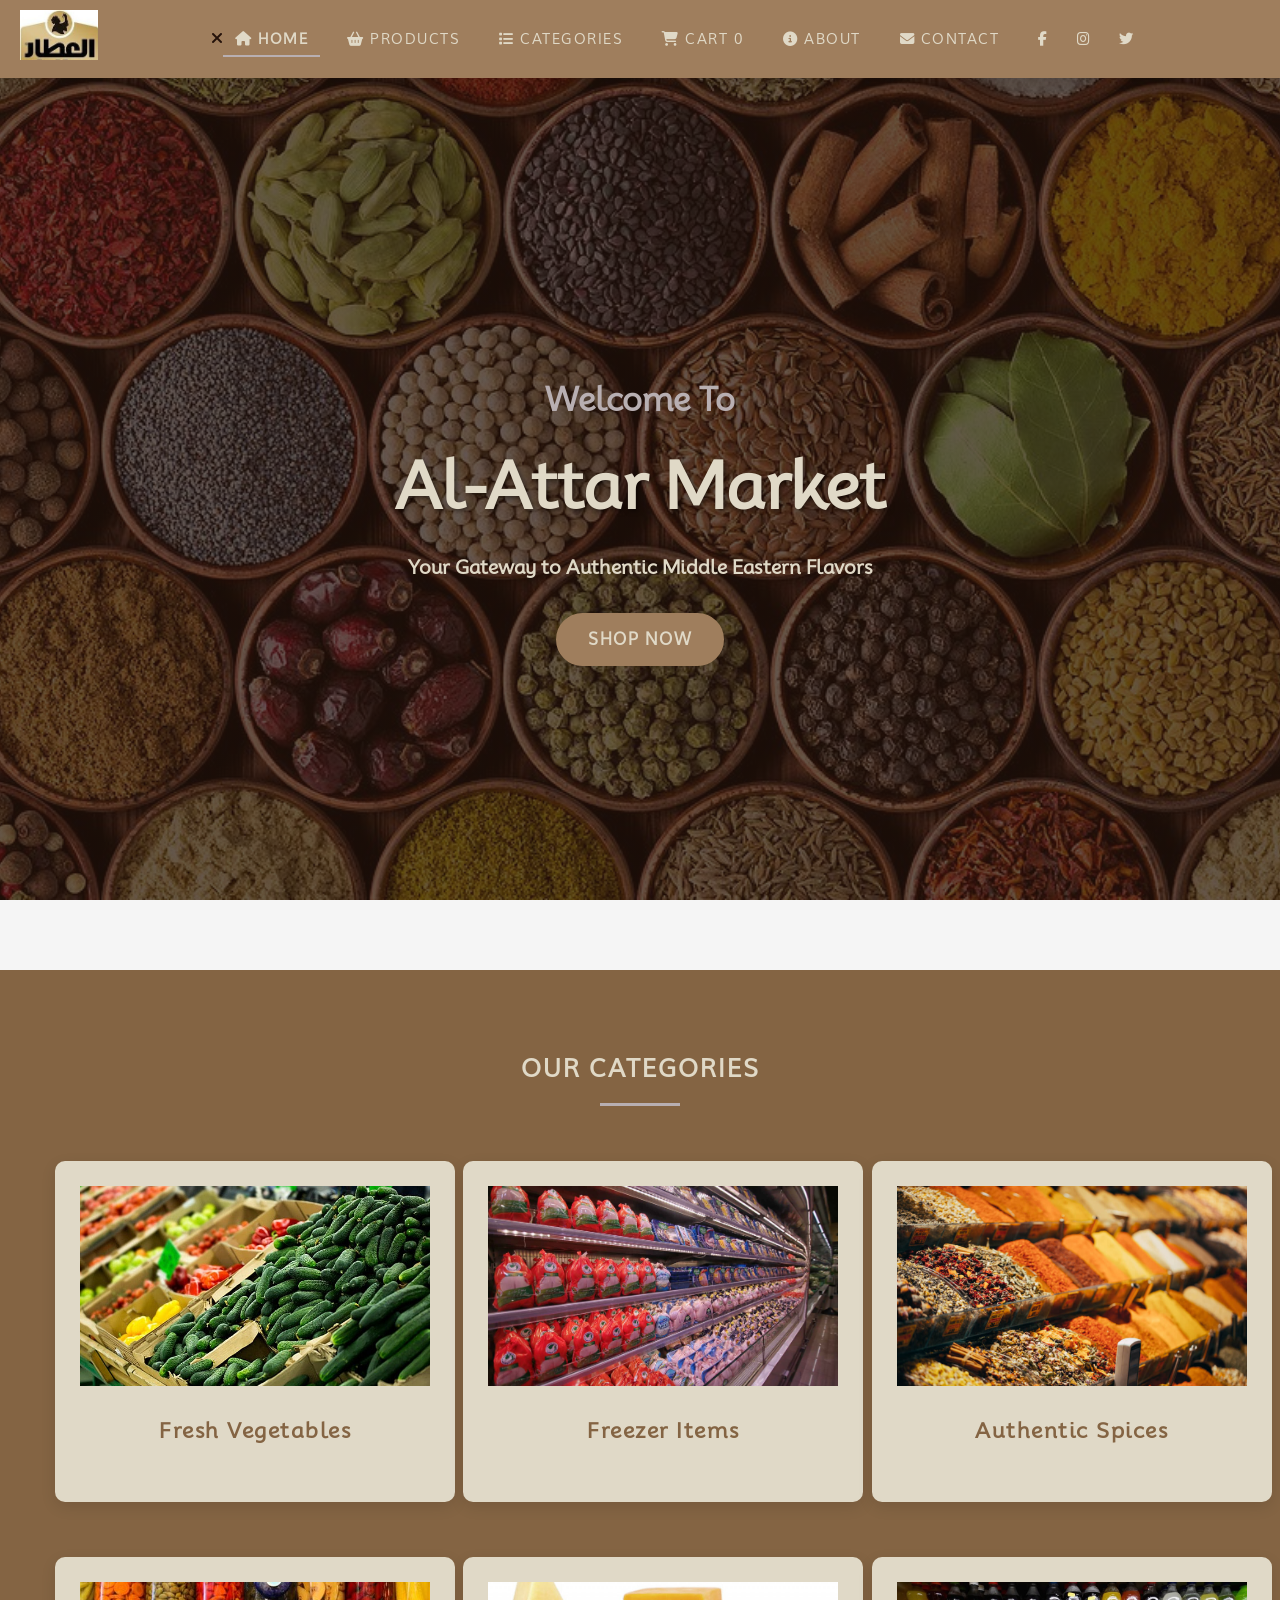
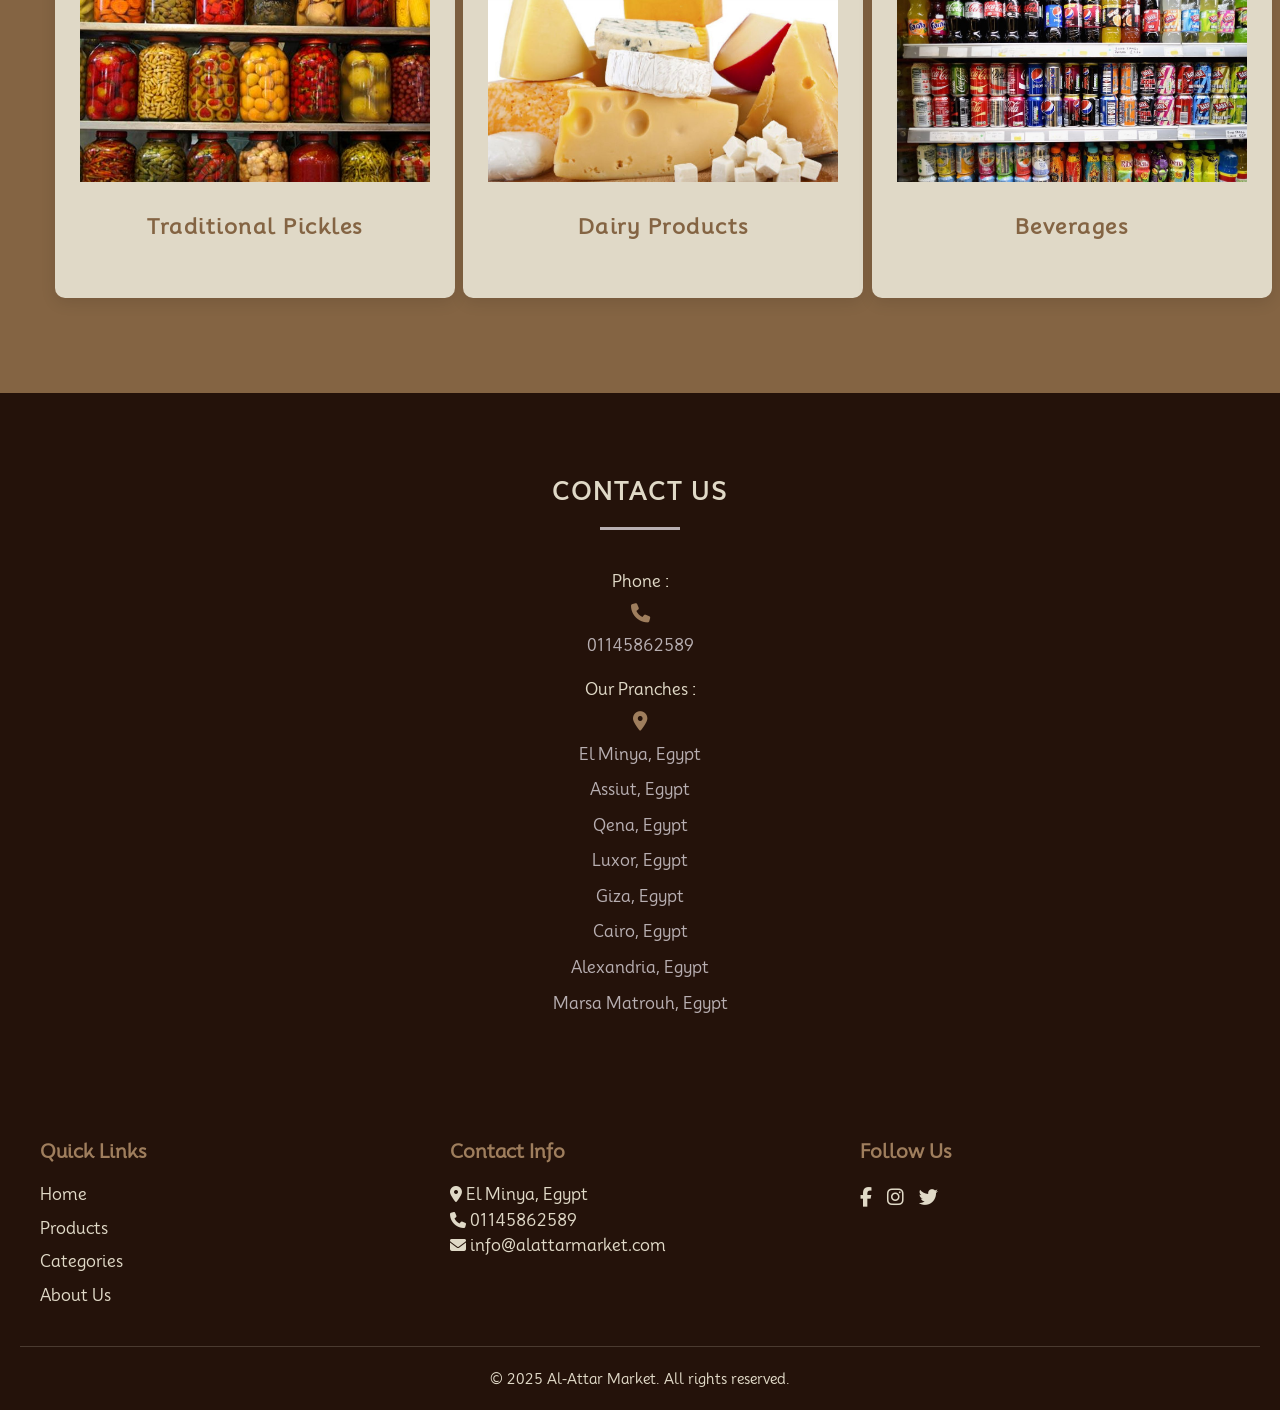
<file: index.html>
<!DOCTYPE html>
<html lang="en">
  <head>
    <meta charset="UTF-8" />
    <meta name="viewport" content="width=device-width, initial-scale=1.0" />
    <meta
      name="description"
      content="Al-Attar Market - Your destination for authentic Middle Eastern groceries and spices"
    />
    <title>Al-Attar Market | Authentic Middle Eastern Groceries</title>
    <link
      rel="stylesheet"
      href="https://cdnjs.cloudflare.com/ajax/libs/font-awesome/6.4.2/css/all.min.css"
    />
    <link rel="stylesheet" href="https://cdnjs.cloudflare.com/ajax/libs/font-awesome/6.4.2/css/all.min.css">
    <link rel="stylesheet" href="style.css" />
    <link rel="icon" href="img/alattar.jpg" />
  </head>
  <body>
    <!-- Header -->
   <header>
  <a href="index.html" class="logo">
    <img src="img/alattar.jpg" alt="Al-Attar Market Logo">
  </a>
  
  <div class="menu-toggle">
    <i class="fas fa-bars"></i>
  </div>
  
  <nav>
    <div class="close-menu">
      <i class="fas fa-times"></i>
    </div>
    <ul>
      <li>
        <a href="index.html" class="nav-link active">
          <i class="fas fa-home"></i> Home
        </a>
      </li>
      <li>
        <a href="products.html" class="nav-link">
          <i class="fas fa-shopping-basket"></i> Products
        </a>
      </li>
      <li>
        <a href="categories.html" class="nav-link">
          <i class="fas fa-list"></i> Categories
        </a>
      </li>
      <li>
        <a href="cart.html" class="nav-link">
          <i class="fas fa-shopping-cart"></i> Cart 
          <span class="cart-count" id="mobile-cart-count">0</span>
        </a>
      </li>
      <li>
        <a href="about.html" class="nav-link">
          <i class="fas fa-info-circle"></i> About
        </a>
      </li>
      <li>
        <a href="contact.html" class="nav-link">
          <i class="fas fa-envelope"></i> Contact
        </a>
      </li>
      <li class="social-links-mobile">
        <a href="#"><i class="fab fa-facebook-f"></i></a>
        <a href="#"><i class="fab fa-instagram"></i></a>
        <a href="#"><i class="fab fa-twitter"></i></a>
      </li>
    </ul>
  </nav>
  
  <div class="overlay"></div>
</header>

    <!-- Hero Section -->
    <section class="hero">
      <div class="hero-content">
        <h2>Welcome To</h2>
        <h1>Al-Attar Market</h1>
        <h6>Your Gateway to Authentic Middle Eastern Flavors</h6>
        <a href="products.html" class="shop-btn">Shop Now</a>
      </div>
    </section>

    <!-- Menu/Categories Section -->
    <section class="menu-section">
      <h2 class="section-title">Our Categories</h2>
<div class="cards-container">
  <a href="products.html?category=vegetables" class="card-link">
    <div class="card">
      <img src="img/vegetables.jpg" alt="Fresh Vegetables" class="card-img">
      <div class="card-info">
        <h3 class="card-title">Fresh Vegetables</h3>
      </div>
    </div>
  </a>
  
  <a href="products.html?category=freezer" class="card-link">
    <div class="card">
      <img src="img/Freezers.jpg" alt="Freezer Items" class="card-img">
      <div class="card-info">
        <h3 class="card-title">Freezer Items</h3>
      </div>
    </div>
  </a>
  
  <a href="products.html?category=spices" class="card-link">
    <div class="card">
      <img src="img/Spices1.jpg" alt="Authentic Spices" class="card-img">
      <div class="card-info">
        <h3 class="card-title">Authentic Spices</h3>
      </div>
    </div>
  </a>
  
  <a href="products.html?category=pickles" class="card-link">
    <div class="card">
      <img src="img/Pickles.jpg" alt="Traditional Pickles" class="card-img">
      <div class="card-info">
        <h3 class="card-title">Traditional Pickles</h3>
      </div>
    </div>
  </a>
  
  <a href="products.html?category=dairy" class="card-link">
    <div class="card">
      <img src="img/dairy.jpg" alt="Dairy Products" class="card-img">
      <div class="card-info">
        <h3 class="card-title">Dairy Products</h3>
      </div>
    </div>
  </a>
  
  <a href="products.html?category=beverages" class="card-link">
    <div class="card">
      <img src="img/drinks.jpg" alt="Beverages" class="card-img">
      <div class="card-info">
        <h3 class="card-title">Beverages</h3>
      </div>
    </div>
  </a>
</div>
      </div>
    </section>

    <!-- Contact Section -->
    <section class="contact-section">
      <h2 class="section-title">Contact Us</h2>
      <div class="contact-info">
        <div class="contact-item">
          <p>Phone :</p>
          <i class="fas fa-phone contact-icon"></i>
          <span>01145862589</span>
        </div>
        <div class="contact-item">
          <p>Our Pranches :</p>
          <i class="fas fa-map-marker-alt contact-icon"></i>
          <span>El Minya, Egypt</span>
          <span>Assiut, Egypt</span>
          <span>Qena, Egypt</span>
          <span>Luxor, Egypt</span>
          <span>Giza, Egypt</span>
          <span>Cairo, Egypt</span>
          <span>Alexandria, Egypt</span>
          <span>Marsa Matrouh, Egypt</span>

        </div>
      </div>
    </section>

    <!-- Footer -->
    <footer>
      <div class="footer-content">
        <div class="footer-section">
          <h3>Quick Links</h3>
          <ul class="footer-links">
            <li><a href="index.html">Home</a></li>
            <li><a href="products.html">Products</a></li>
            <li><a href="categories.html">Categories</a></li>
            <li><a href="about.html">About Us</a></li>
          </ul>
        </div>
        <div class="footer-section">
          <h3>Contact Info</h3>
          <p><i class="fas fa-map-marker-alt"></i> El Minya, Egypt</p>
          <p><i class="fas fa-phone"></i> 01145862589</p>
          <p><i class="fas fa-envelope"></i> info@alattarmarket.com</p>
        </div>
        <div class="footer-section">
          <h3>Follow Us</h3>
          <div class="social-icons">
            <a href="#"><i class="fab fa-facebook-f"></i></a>
            <a href="#"><i class="fab fa-instagram"></i></a>
            <a href="#"><i class="fab fa-twitter"></i></a>
          </div>
        </div>
      </div>
      <div class="copyright">
        <p>&copy; 2025 Al-Attar Market. All rights reserved.</p>
      </div>
    </footer>

    <script src="js/main.js"></script>
  </body>
</html>
</file>
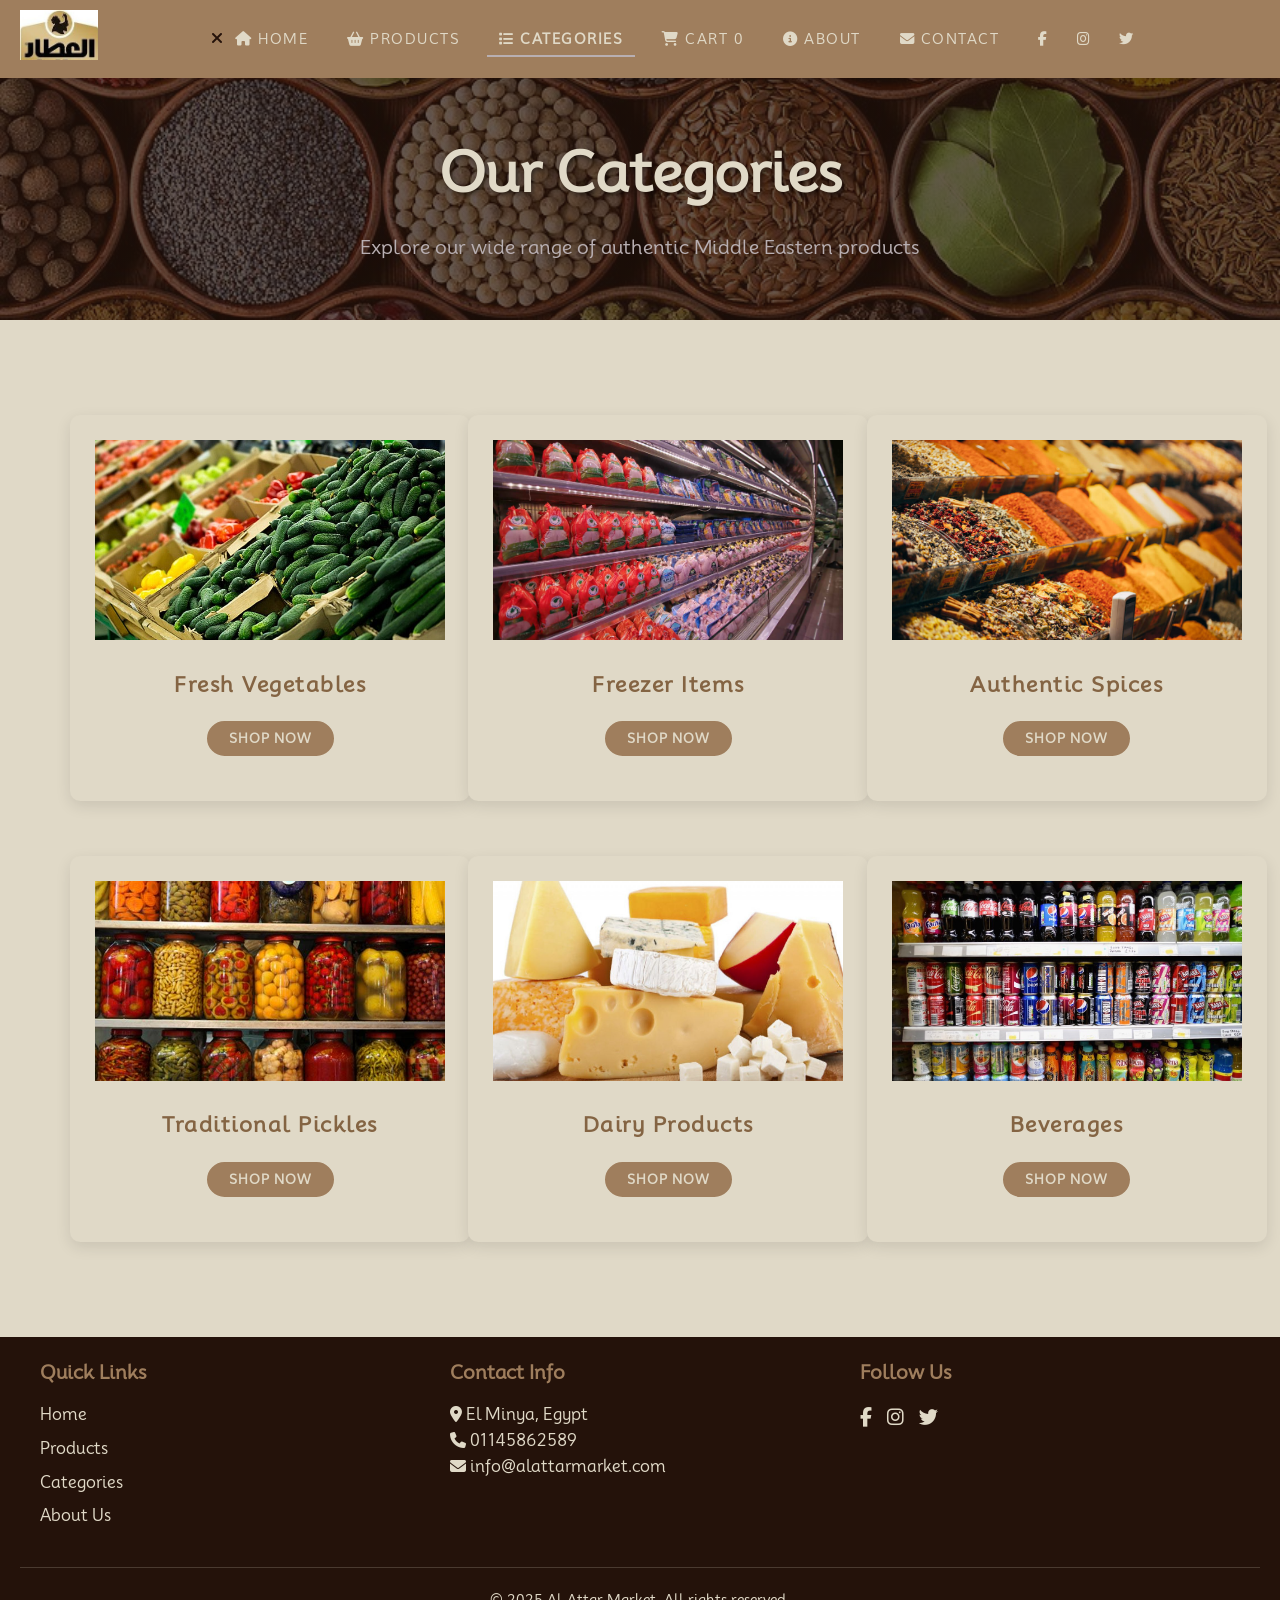
<file: categories.html>
<!DOCTYPE html>
<html lang="en">
  <head>
    <meta charset="UTF-8" />
    <meta name="viewport" content="width=device-width, initial-scale=1.0" />
    <meta
      name="description"
      content="Browse our categories at Al-Attar Market - Your destination for authentic Middle Eastern groceries and spices"
    />
    <title>Categories - Al-Attar Market</title>
    <link
      rel="stylesheet"
      href="https://cdnjs.cloudflare.com/ajax/libs/font-awesome/6.4.2/css/all.min.css"
    />
    <link rel="stylesheet" href="style.css" />
    <link rel="stylesheet" href="Categories.css" />
    <link rel="icon" href="img/alattar.jpg" />
  </head>

  <body>
    <!-- Header -->
    <header>
      <a href="index.html" class="logo">
        <img src="img/alattar.jpg" alt="Al-Attar Market Logo" />
      </a>

      <div class="menu-toggle">
        <i class="fas fa-bars"></i>
      </div>

      <nav>
        <div class="close-menu">
          <i class="fas fa-times"></i>
        </div>
        <ul>
          <li>
            <a href="index.html" class="nav-link">
              <i class="fas fa-home"></i> Home
            </a>
          </li>
          <li>
            <a href="products.html" class="nav-link">
              <i class="fas fa-shopping-basket"></i> Products
            </a>
          </li>
          <li>
            <a href="categories.html" class="nav-link active">
              <i class="fas fa-list"></i> Categories
            </a>
          </li>
          <li>
            <a href="cart.html" class="nav-link">
              <i class="fas fa-shopping-cart"></i> Cart
              <span class="cart-count" id="mobile-cart-count">0</span>
            </a>
          </li>
          <li>
            <a href="about.html" class="nav-link">
              <i class="fas fa-info-circle"></i> About
            </a>
          </li>
          <li>
            <a href="contact.html" class="nav-link">
              <i class="fas fa-envelope"></i> Contact
            </a>
          </li>
          <li class="social-links-mobile">
            <a href="#"><i class="fab fa-facebook-f"></i></a>
            <a href="#"><i class="fab fa-instagram"></i></a>
            <a href="#"><i class="fab fa-twitter"></i></a>
          </li>
        </ul>
      </nav>
      <div class="overlay"></div>
    </header>

    <!-- Categories Hero Section -->
    <section class="categories-hero">
      <div class="hero-content">
        <h1>Our Categories</h1>
        <p>Explore our wide range of authentic Middle Eastern products</p>
      </div>
    </section>

    <!-- Categories Section -->
    <section class="categories-section">
      <div class="container">
        <div class="cards-container">
          <a href="products.html?category=vegetables" class="card-link">
            <div class="card">
              <img
                src="img/vegetables.jpg"
                alt="Fresh Vegetables"
                class="card-img"
              />
              <div class="card-info">
                <h3 class="card-title">Fresh Vegetables</h3>
                <button class="shop-btn">Shop Now</button>
              </div>
            </div>
          </a>

          <a href="products.html?category=freezer" class="card-link">
            <div class="card">
              <img
                src="img/Freezers.jpg"
                alt="Freezer Items"
                class="card-img"
              />
              <div class="card-info">
                <h3 class="card-title">Freezer Items</h3>
                <button class="shop-btn">Shop Now</button>
              </div>
            </div>
          </a>

          <a href="products.html?category=spices" class="card-link">
            <div class="card">
              <img
                src="img/Spices1.jpg"
                alt="Authentic Spices"
                class="card-img"
              />
              <div class="card-info">
                <h3 class="card-title">Authentic Spices</h3>
                <button class="shop-btn">Shop Now</button>
              </div>
            </div>
          </a>

          <a href="products.html?category=pickles" class="card-link">
            <div class="card">
              <img
                src="img/Pickles.jpg"
                alt="Traditional Pickles"
                class="card-img"
              />
              <div class="card-info">
                <h3 class="card-title">Traditional Pickles</h3>
                <button class="shop-btn">Shop Now</button>
              </div>
            </div>
          </a>

          <a href="products.html?category=dairy" class="card-link">
            <div class="card">
              <img src="img/dairy.jpg" alt="Dairy Products" class="card-img" />
              <div class="card-info">
                <h3 class="card-title">Dairy Products</h3>
                <button class="shop-btn">Shop Now</button>
              </div>
            </div>
          </a>

          <a href="products.html?category=beverages" class="card-link">
            <div class="card">
              <img src="img/drinks.jpg" alt="Beverages" class="card-img" />
              <div class="card-info">
                <h3 class="card-title">Beverages</h3>
                <button class="shop-btn">Shop Now</button>
              </div>
            </div>
          </a>
        </div>
      </div>
    </section>

    <!-- Footer -->
    <footer>
      <div class="footer-content">
        <div class="footer-section">
          <h3>Quick Links</h3>
          <ul class="footer-links">
            <li><a href="index.html">Home</a></li>
            <li><a href="products.html">Products</a></li>
            <li><a href="categories.html">Categories</a></li>
            <li><a href="about.html">About Us</a></li>
          </ul>
        </div>
        <div class="footer-section">
          <h3>Contact Info</h3>
          <p><i class="fas fa-map-marker-alt"></i> El Minya, Egypt</p>
          <p><i class="fas fa-phone"></i> 01145862589</p>
          <p><i class="fas fa-envelope"></i> info@alattarmarket.com</p>
        </div>
        <div class="footer-section">
          <h3>Follow Us</h3>
          <div class="social-icons">
            <a href="#"><i class="fab fa-facebook-f"></i></a>
            <a href="#"><i class="fab fa-instagram"></i></a>
            <a href="#"><i class="fab fa-twitter"></i></a>
          </div>
        </div>
      </div>
      <div class="copyright">
        <p>&copy; 2025 Al-Attar Market. All rights reserved.</p>
      </div>
    </footer>

    <script src="js/main.js"></script>
  </body>
</html>
</file>
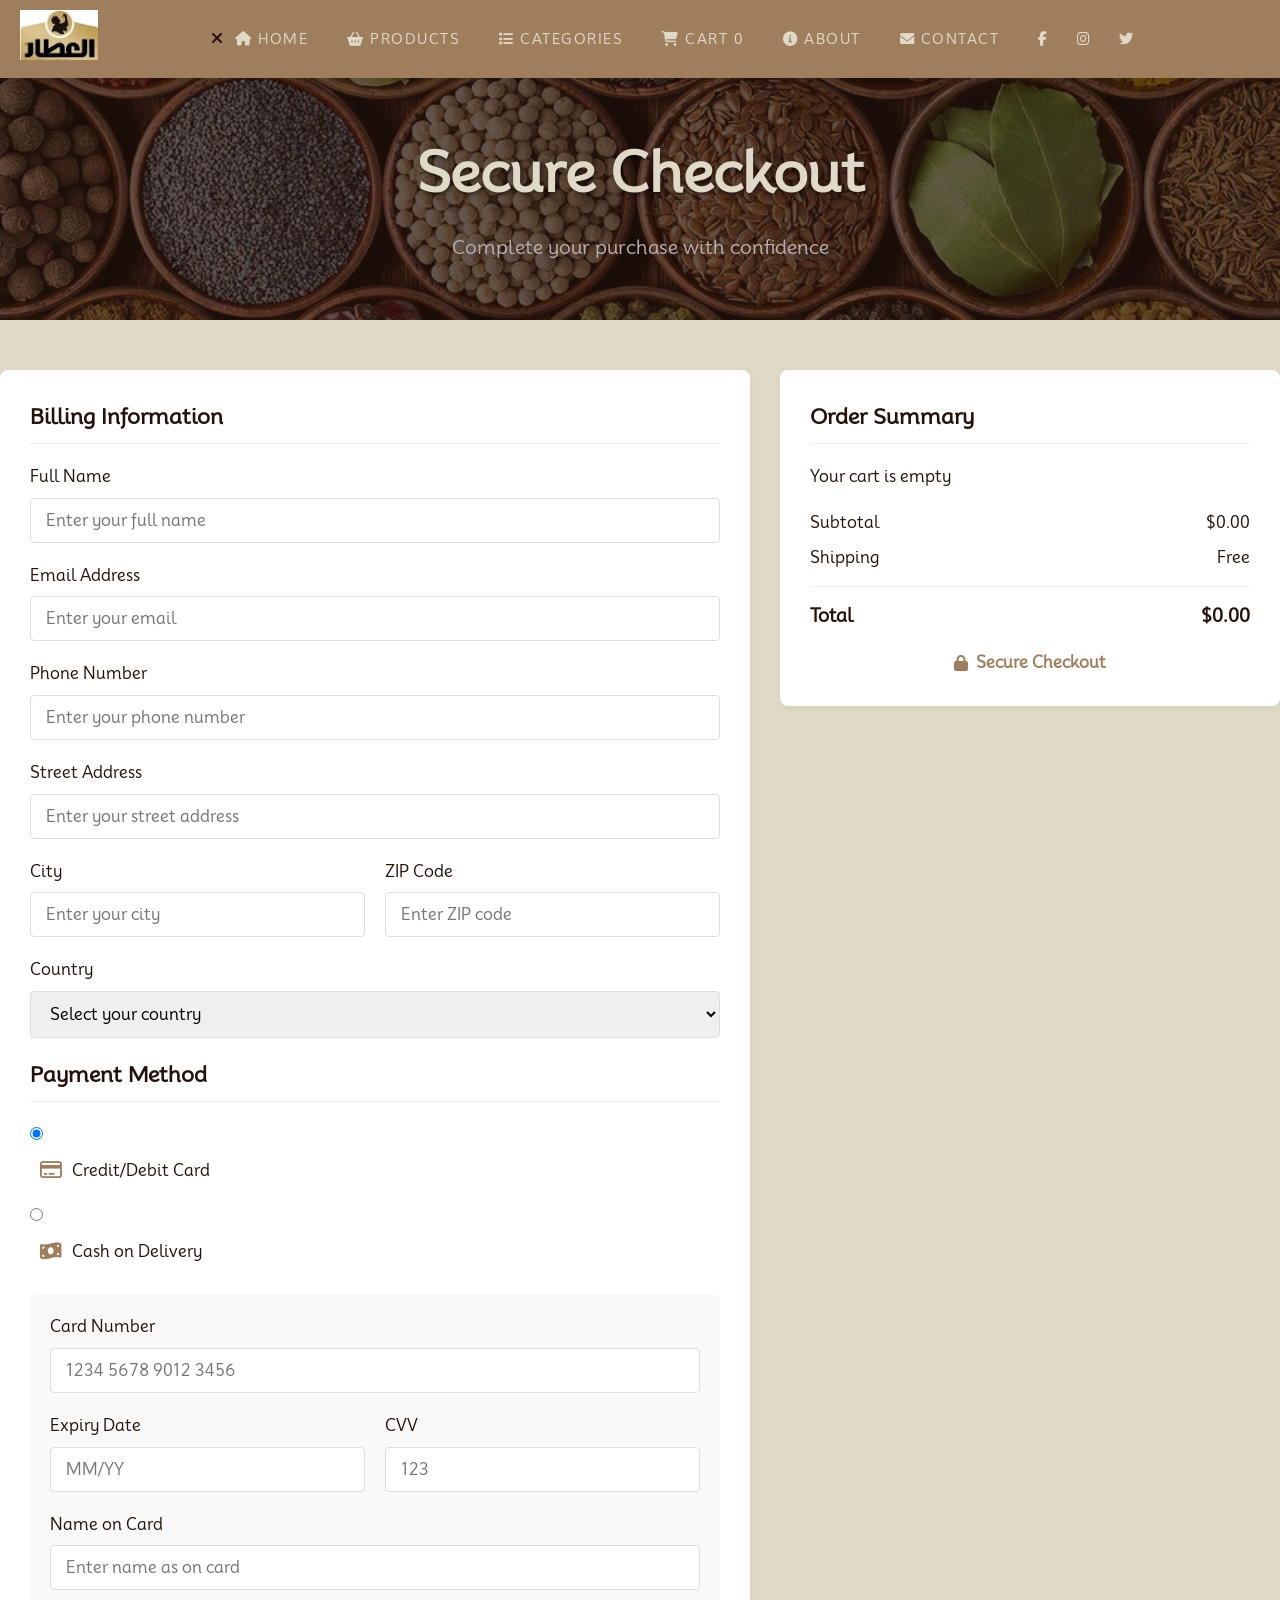
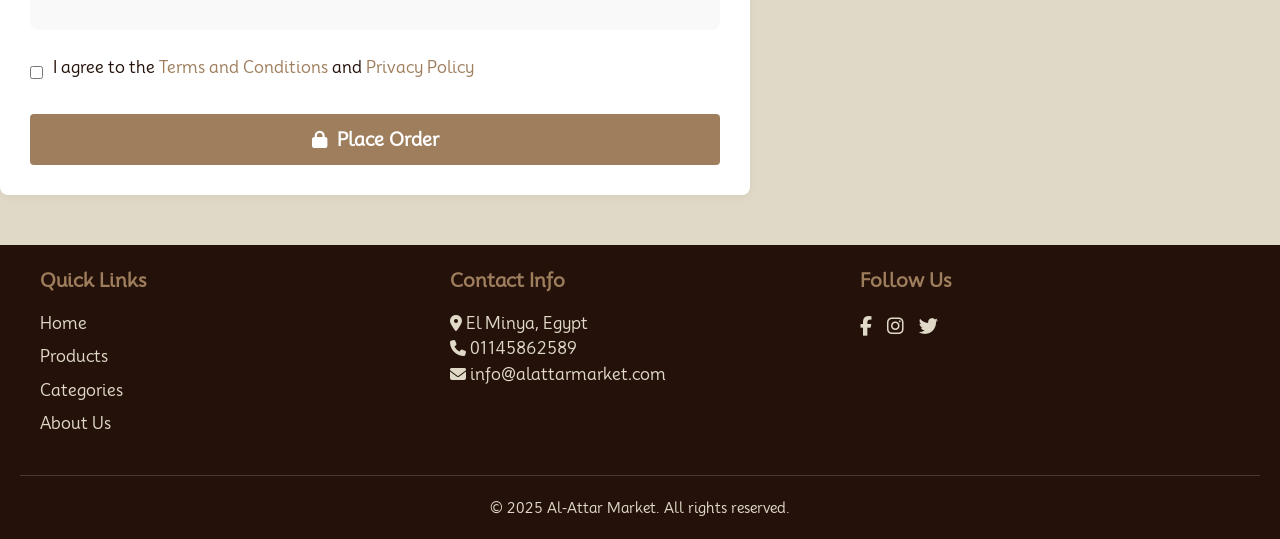
<file: checkout.html>
<!DOCTYPE html>
<html lang="en">
  <head>
    <meta charset="UTF-8" />
    <meta name="viewport" content="width=device-width, initial-scale=1.0" />
    <meta
      name="description"
      content="Secure checkout at Al-Attar Market - Authentic Middle Eastern Groceries"
    />
    <title>Checkout - Al-Attar Market</title>
    <link
      rel="stylesheet"
      href="https://cdnjs.cloudflare.com/ajax/libs/font-awesome/6.4.2/css/all.min.css"
    />
    <link rel="stylesheet" href="style.css" />
    <link rel="stylesheet" href="checkout.css" />
    <link rel="icon" href="img/alattar.jpg" />
    <script src="js/checkout.js" defer></script>
  </head>

  <body>
    <!-- Header -->
    <header>
      <a href="index.html" class="logo">
        <img src="img/alattar.jpg" alt="Al-Attar Market Logo" />
      </a>

      <div class="menu-toggle">
        <i class="fas fa-bars"></i>
      </div>

      <nav>
        <div class="close-menu">
          <i class="fas fa-times"></i>
        </div>
        <ul>
          <li>
            <a href="index.html" class="nav-link">
              <i class="fas fa-home"></i> Home
            </a>
          </li>
          <li>
            <a href="products.html" class="nav-link">
              <i class="fas fa-shopping-basket"></i> Products
            </a>
          </li>
          <li>
            <a href="categories.html" class="nav-link">
              <i class="fas fa-list"></i> Categories
            </a>
          </li>
          <li>
            <a href="cart.html" class="nav-link">
              <i class="fas fa-shopping-cart"></i> Cart
              <span class="cart-count">0</span>
            </a>
          </li>
          <li>
            <a href="about.html" class="nav-link">
              <i class="fas fa-info-circle"></i> About
            </a>
          </li>
          <li>
            <a href="contact.html" class="nav-link">
              <i class="fas fa-envelope"></i> Contact
            </a>
          </li>
          <li class="social-links-mobile">
            <a href="#"><i class="fab fa-facebook-f"></i></a>
            <a href="#"><i class="fab fa-instagram"></i></a>
            <a href="#"><i class="fab fa-twitter"></i></a>
          </li>
        </ul>
      </nav>

      <div class="overlay"></div>
    </header>

    <!-- Checkout Hero Section -->
    <section class="checkout-hero">
      <div class="hero-content">
        <h1>Secure Checkout</h1>
        <p>Complete your purchase with confidence</p>
      </div>
    </section>

    <!-- Checkout Section -->
    <section class="checkout-section">
      <div class="container">
        <div class="checkout-container">
          <div class="checkout-form-container">
            <form id="checkout-form" class="checkout-form">
              <h2>Billing Information</h2>

              <div class="form-group">
                <label for="name">Full Name</label>
                <input
                  type="text"
                  id="name"
                  name="name"
                  required
                  placeholder="Enter your full name"
                />
              </div>

              <div class="form-group">
                <label for="email">Email Address</label>
                <input
                  type="email"
                  id="email"
                  name="email"
                  required
                  placeholder="Enter your email"
                />
              </div>

              <div class="form-group">
                <label for="phone">Phone Number</label>
                <input
                  type="tel"
                  id="phone"
                  name="phone"
                  required
                  placeholder="Enter your phone number"
                />
              </div>

              <div class="form-group">
                <label for="address">Street Address</label>
                <input
                  type="text"
                  id="address"
                  name="address"
                  required
                  placeholder="Enter your street address"
                />
              </div>

              <div class="form-row">
                <div class="form-group">
                  <label for="city">City</label>
                  <input
                    type="text"
                    id="city"
                    name="city"
                    required
                    placeholder="Enter your city"
                  />
                </div>

                <div class="form-group">
                  <label for="zip">ZIP Code</label>
                  <input
                    type="text"
                    id="zip"
                    name="zip"
                    required
                    placeholder="Enter ZIP code"
                  />
                </div>
              </div>

              <div class="form-group">
                <label for="country">Country</label>
                <select id="country" name="country" required>
                  <option value="" disabled selected>
                    Select your country
                  </option>
                  <option value="Egypt">Egypt</option>
                  <option value="Saudi Arabia">Saudi Arabia</option>
                  <option value="UAE">United Arab Emirates</option>
                  <option value="Other">Other</option>
                </select>
              </div>

              <h2>Payment Method</h2>

              <div class="payment-methods">
                <div class="payment-method">
                  <input
                    type="radio"
                    id="credit-card"
                    name="payment"
                    value="credit-card"
                    checked
                  />
                  <label for="credit-card">
                    <i class="far fa-credit-card"></i> Credit/Debit Card
                  </label>
                </div>

                <div class="payment-method">
                  <input
                    type="radio"
                    id="cash-on-delivery"
                    name="payment"
                    value="cash-on-delivery"
                  />
                  <label for="cash-on-delivery">
                    <i class="fas fa-money-bill-wave"></i> Cash on Delivery
                  </label>
                </div>
              </div>

              <div class="credit-card-form" id="credit-card-form">
                <div class="form-group">
                  <label for="card-number">Card Number</label>
                  <input
                    type="text"
                    id="card-number"
                    name="card-number"
                    placeholder="1234 5678 9012 3456"
                  />
                </div>

                <div class="form-row">
                  <div class="form-group">
                    <label for="expiry">Expiry Date</label>
                    <input
                      type="text"
                      id="expiry"
                      name="expiry"
                      placeholder="MM/YY"
                    />
                  </div>

                  <div class="form-group">
                    <label for="cvv">CVV</label>
                    <input type="text" id="cvv" name="cvv" placeholder="123" />
                  </div>
                </div>

                <div class="form-group">
                  <label for="card-name">Name on Card</label>
                  <input
                    type="text"
                    id="card-name"
                    name="card-name"
                    placeholder="Enter name as on card"
                  />
                </div>
              </div>

              <div class="form-group terms">
                <input type="checkbox" id="terms" name="terms" required />
                <label for="terms"
                  >I agree to the <a href="#">Terms and Conditions</a> and
                  <a href="#">Privacy Policy</a></label
                >
              </div>

              <button type="submit" class="submit-order-btn">
                <i class="fas fa-lock"></i> Place Order
              </button>
            </form>
          </div>

          <div class="order-summary">
            <h2>Order Summary</h2>
            <div class="order-items" id="order-items"></div>

            <div class="order-totals">
              <div class="total-row">
                <span>Subtotal</span>
                <span id="order-subtotal">$0.00</span>
              </div>

              <div class="total-row">
                <span>Shipping</span>
                <span>Free</span>
              </div>

              <div class="total-row grand-total">
                <span>Total</span>
                <span id="order-total">$0.00</span>
              </div>
            </div>

            <div class="secure-checkout">
              <i class="fas fa-lock"></i>
              <span>Secure Checkout</span>
            </div>
          </div>
        </div>
      </div>
    </section>

    <!-- Footer -->
    <footer>
      <div class="footer-content">
        <div class="footer-section">
          <h3>Quick Links</h3>
          <ul class="footer-links">
            <li><a href="index.html">Home</a></li>
            <li><a href="products.html">Products</a></li>
            <li><a href="categories.html">Categories</a></li>
            <li><a href="about.html">About Us</a></li>
          </ul>
        </div>
        <div class="footer-section">
          <h3>Contact Info</h3>
          <p><i class="fas fa-map-marker-alt"></i> El Minya, Egypt</p>
          <p><i class="fas fa-phone"></i> 01145862589</p>
          <p><i class="fas fa-envelope"></i> info@alattarmarket.com</p>
        </div>
        <div class="footer-section">
          <h3>Follow Us</h3>
          <div class="social-icons">
            <a href="#"><i class="fab fa-facebook-f"></i></a>
            <a href="#"><i class="fab fa-instagram"></i></a>
            <a href="#"><i class="fab fa-twitter"></i></a>
          </div>
        </div>
      </div>
      <div class="copyright">
        <p>&copy; 2025 Al-Attar Market. All rights reserved.</p>
      </div>
    </footer>
  </body>
</html>
</file>
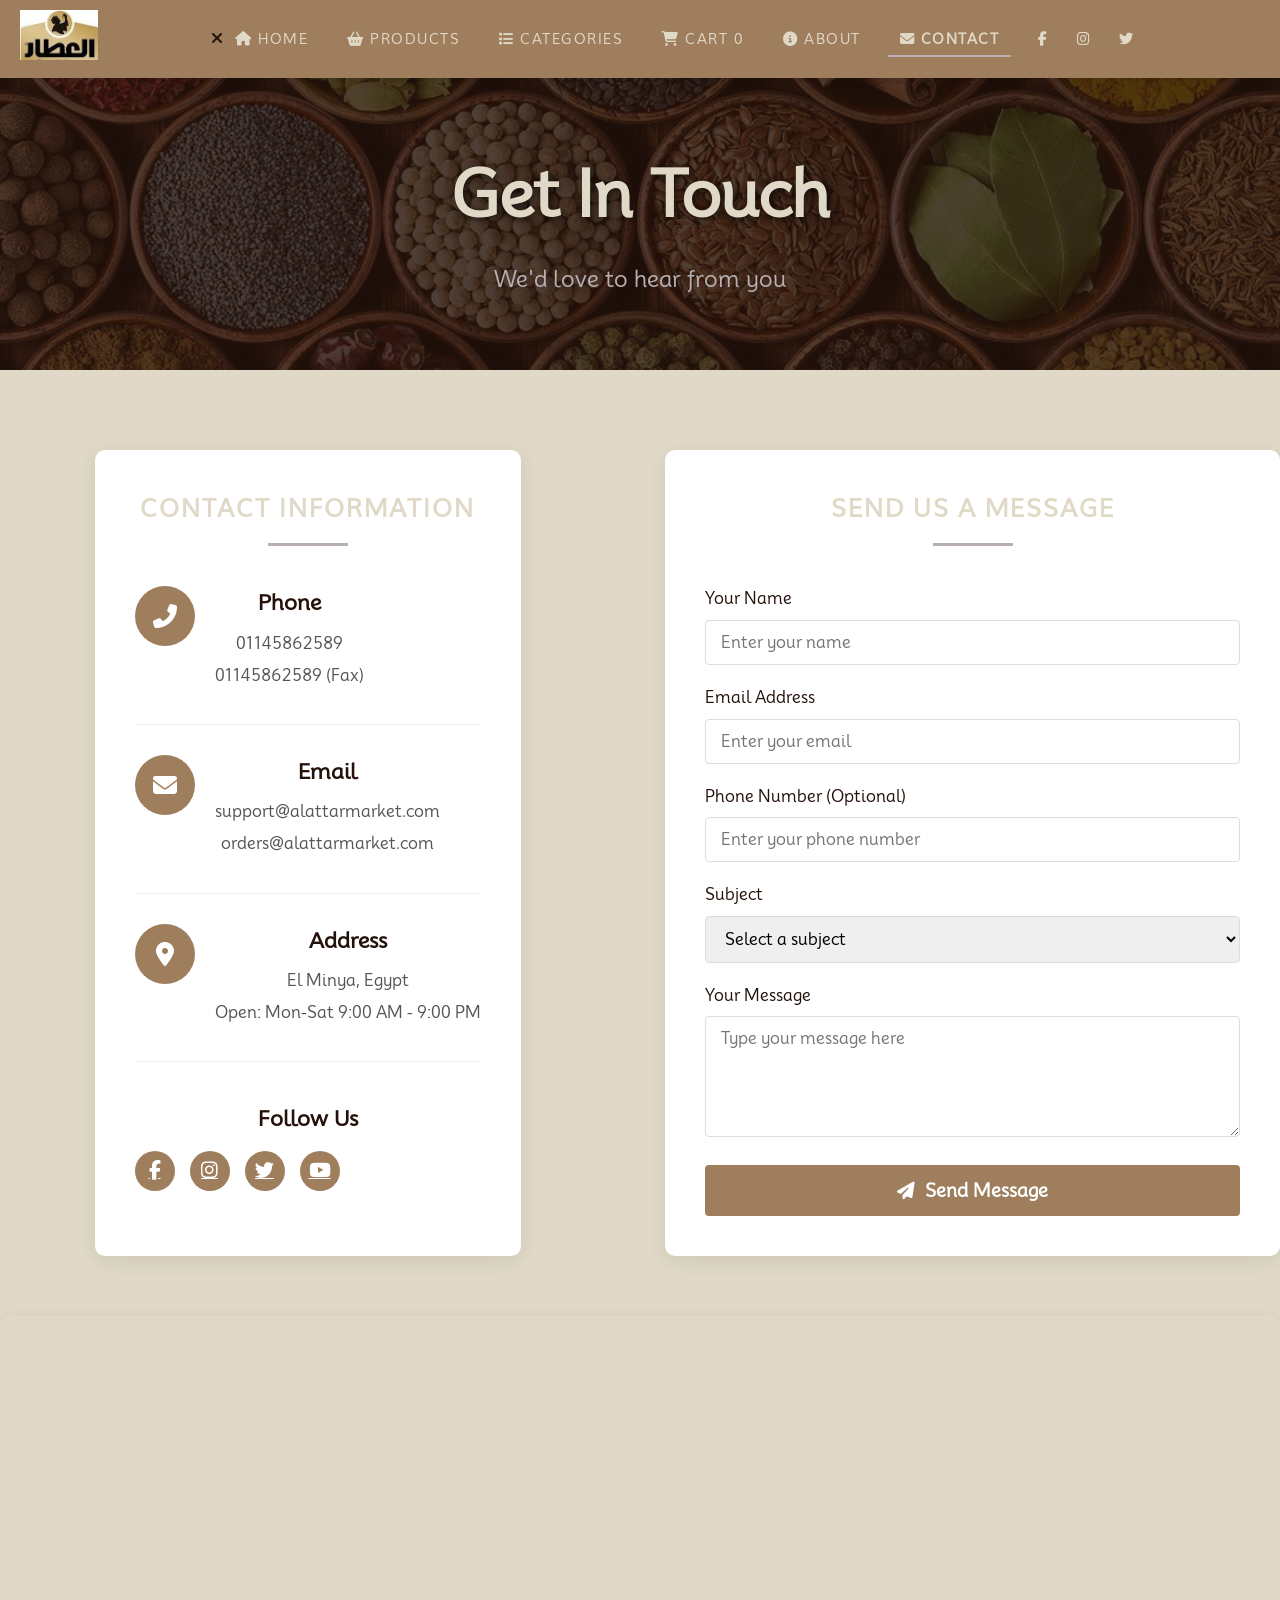
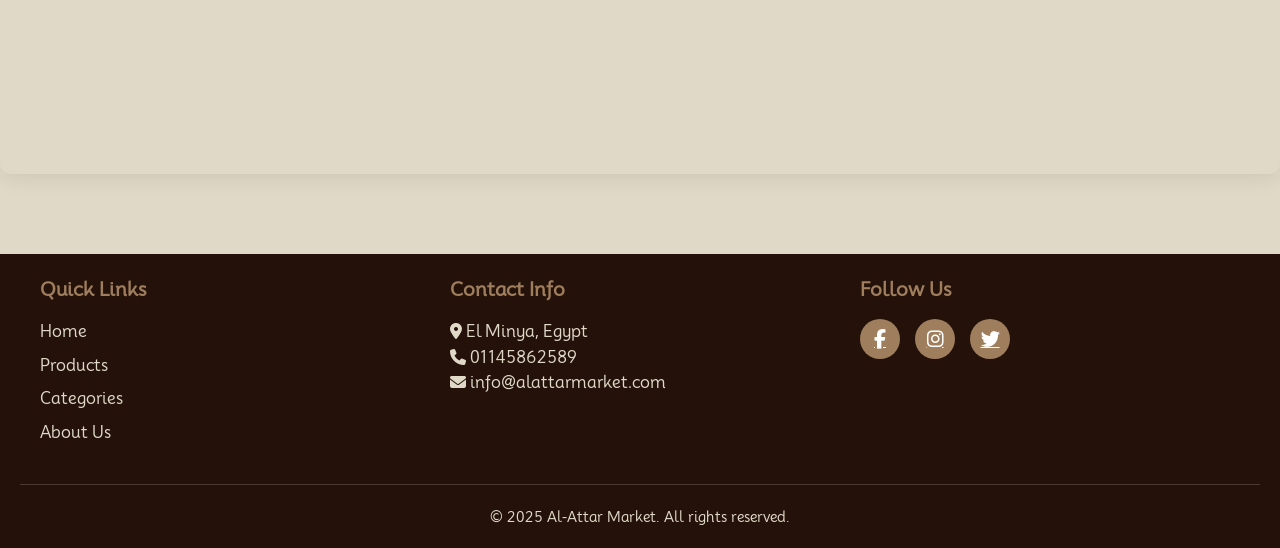
<file: contact.html>
<!DOCTYPE html>
<html lang="en">
  <head>
    <meta charset="UTF-8" />
    <meta name="viewport" content="width=device-width, initial-scale=1.0" />
    <meta
      name="description"
      content="Contact Al-Attar Market - Your destination for authentic Middle Eastern groceries and spices"
    />
    <title>Contact Us - Al-Attar Market</title>
    <link
      rel="stylesheet"
      href="https://cdnjs.cloudflare.com/ajax/libs/font-awesome/6.4.2/css/all.min.css"
    />
    <link rel="stylesheet" href="style.css" />
    <link rel="stylesheet" href="contact-style.css" />
    <link rel="icon" href="img/alattar.jpg" />
  </head>

  <body>
    <!-- Header -->
    <header>
      <a href="index.html" class="logo">
        <img src="img/alattar.jpg" alt="Al-Attar Market Logo" />
      </a>

      <div class="menu-toggle">
        <i class="fas fa-bars"></i>
      </div>

      <nav>
        <div class="close-menu">
          <i class="fas fa-times"></i>
        </div>
        <ul>
          <li>
            <a href="index.html" class="nav-link">
              <i class="fas fa-home"></i> Home
            </a>
          </li>
          <li>
            <a href="products.html" class="nav-link">
              <i class="fas fa-shopping-basket"></i> Products
            </a>
          </li>
          <li>
            <a href="categories.html" class="nav-link">
              <i class="fas fa-list"></i> Categories
            </a>
          </li>
          <li>
            <a href="cart.html" class="nav-link">
              <i class="fas fa-shopping-cart"></i> Cart
              <span class="cart-count">0</span>
            </a>
          </li>
          <li>
            <a href="about.html" class="nav-link">
              <i class="fas fa-info-circle"></i> About
            </a>
          </li>
          <li>
            <a href="contact.html" class="nav-link active">
              <i class="fas fa-envelope"></i> Contact
            </a>
          </li>
          <li class="social-links-mobile">
            <a href="#"><i class="fab fa-facebook-f"></i></a>
            <a href="#"><i class="fab fa-instagram"></i></a>
            <a href="#"><i class="fab fa-twitter"></i></a>
          </li>
        </ul>
      </nav>

      <div class="overlay"></div>
    </header>

    <!-- Contact Hero Section -->
    <section class="contact-hero">
      <div class="hero-content">
        <h1>Get In Touch</h1>
        <p>We'd love to hear from you</p>
      </div>
    </section>

    <!-- Contact Section -->
    <section class="contact-section">
      <div class="container">
        <div class="contact-container">
          <div class="contact-info">
            <h2 class="section-title">Contact Information</h2>

            <div class="info-card">
              <div class="info-icon">
                <i class="fas fa-phone-alt"></i>
              </div>
              <div class="info-content">
                <h3>Phone</h3>
                <p>01145862589</p>
                <p>01145862589 (Fax)</p>
              </div>
            </div>

            <div class="info-card">
              <div class="info-icon">
                <i class="fas fa-envelope"></i>
              </div>
              <div class="info-content">
                <h3>Email</h3>
                <p>support@alattarmarket.com</p>
                <p>orders@alattarmarket.com</p>
              </div>
            </div>

            <div class="info-card">
              <div class="info-icon">
                <i class="fas fa-map-marker-alt"></i>
              </div>
              <div class="info-content">
                <h3>Address</h3>
                <p>El Minya, Egypt</p>
                <p>Open: Mon-Sat 9:00 AM - 9:00 PM</p>
              </div>
            </div>

            <div class="social-links">
              <h3>Follow Us</h3>
              <div class="social-icons">
                <a href="#"><i class="fab fa-facebook-f"></i></a>
                <a href="#"><i class="fab fa-instagram"></i></a>
                <a href="#"><i class="fab fa-twitter"></i></a>
                <a href="#"><i class="fab fa-youtube"></i></a>
              </div>
            </div>
          </div>

          <div class="contact-form">
            <h2 class="section-title">Send Us a Message</h2>
            <form id="contactForm">
              <div class="form-group">
                <label for="name">Your Name</label>
                <input
                  type="text"
                  id="name"
                  name="name"
                  required
                  placeholder="Enter your name"
                />
              </div>

              <div class="form-group">
                <label for="email">Email Address</label>
                <input
                  type="email"
                  id="email"
                  name="email"
                  required
                  placeholder="Enter your email"
                />
              </div>

              <div class="form-group">
                <label for="phone">Phone Number (Optional)</label>
                <input
                  type="tel"
                  id="phone"
                  name="phone"
                  placeholder="Enter your phone number"
                />
              </div>

              <div class="form-group">
                <label for="subject">Subject</label>
                <select id="subject" name="subject" required>
                  <option value="" disabled selected>Select a subject</option>
                  <option value="general">General Inquiry</option>
                  <option value="order">Order Question</option>
                  <option value="feedback">Feedback</option>
                  <option value="wholesale">Wholesale Inquiry</option>
                  <option value="other">Other</option>
                </select>
              </div>

              <div class="form-group">
                <label for="message">Your Message</label>
                <textarea
                  id="message"
                  name="message"
                  rows="5"
                  required
                  placeholder="Type your message here"
                ></textarea>
              </div>

              <button type="submit" class="submit-btn">
                <i class="fas fa-paper-plane"></i> Send Message
              </button>
            </form>
          </div>
        </div>

        <div class="map-container">
          <iframe
            src="https://www.google.com/maps/embed?pb=!1m18!1m12!1m3!1d3455.539239601197!2d30.75297121444353!3d28.099365316167498!2m3!1f0!2f0!3f0!3m2!1i1024!2i768!4f13.1!3m3!1m2!1s0x14598fe2adf11a41%3A0x51f68b2655fd072e!2z2KfZhNmF2LHYuSDYp9mE2K3ZitmE!5e0!3m2!1sar!2seg!4v1714723876823!5m2!1sar!2seg"
            width="100%"
            height="450"
            style="border: 0"
            allowfullscreen=""
            loading="lazy"
            referrerpolicy="no-referrer-when-downgrade"
          >
          </iframe>
        </div>
      </div>
    </section>

    <!-- Footer -->
    <footer>
      <div class="footer-content">
        <div class="footer-section">
          <h3>Quick Links</h3>
          <ul class="footer-links">
            <li><a href="index.html">Home</a></li>
            <li><a href="products.html">Products</a></li>
            <li><a href="categories.html">Categories</a></li>
            <li><a href="about.html">About Us</a></li>
          </ul>
        </div>
        <div class="footer-section">
          <h3>Contact Info</h3>
          <p><i class="fas fa-map-marker-alt"></i> El Minya, Egypt</p>
          <p><i class="fas fa-phone"></i> 01145862589</p>
          <p><i class="fas fa-envelope"></i> info@alattarmarket.com</p>
        </div>
        <div class="footer-section">
          <h3>Follow Us</h3>
          <div class="social-icons">
            <a href="#"><i class="fab fa-facebook-f"></i></a>
            <a href="#"><i class="fab fa-instagram"></i></a>
            <a href="#"><i class="fab fa-twitter"></i></a>
          </div>
        </div>
      </div>
      <div class="copyright">
        <p>&copy; 2025 Al-Attar Market. All rights reserved.</p>
      </div>
    </footer>

    <script src="js/main.js"></script>
  </body>
</html>
</file>
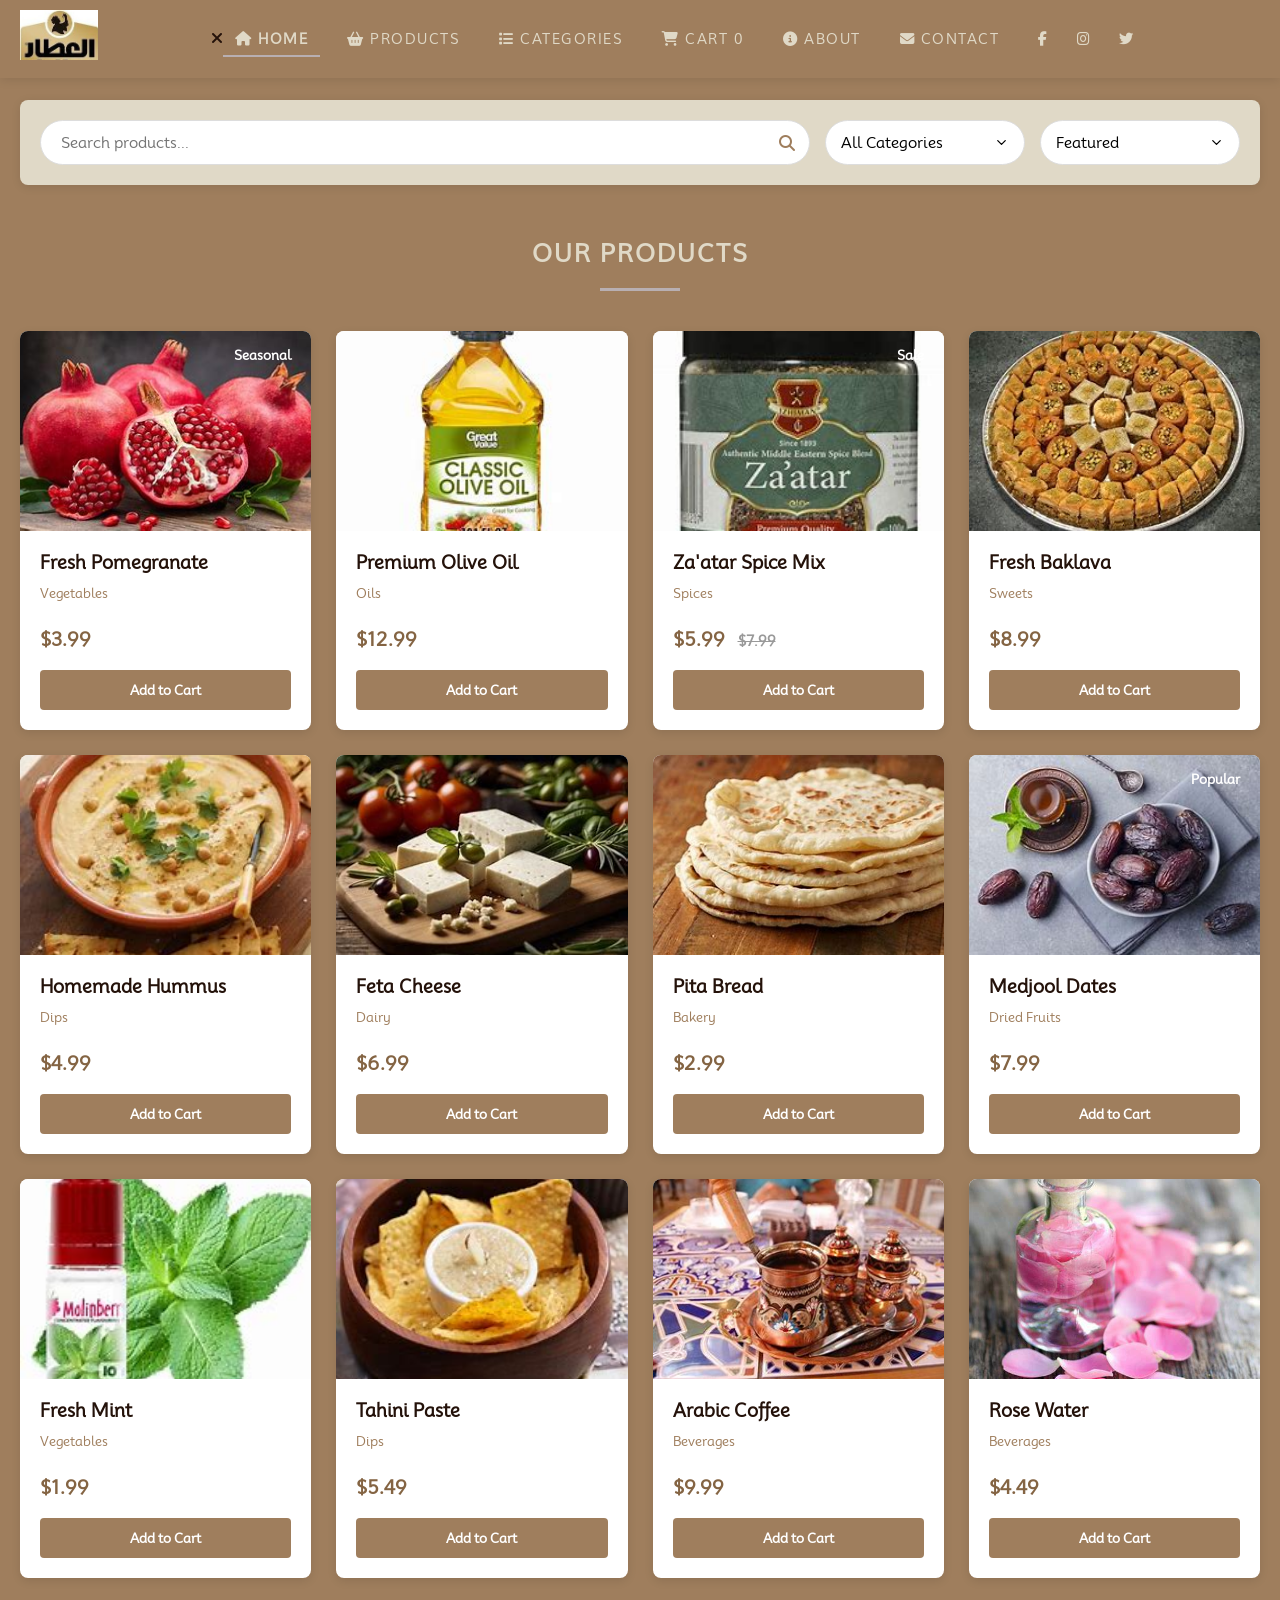
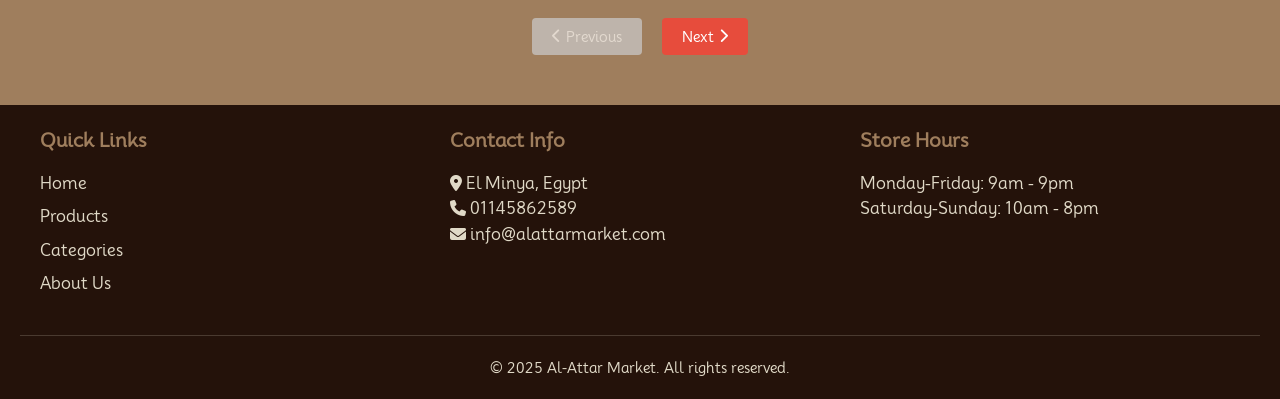
<file: products.html>
<!DOCTYPE html>
<html lang="en">
  <head>
    <meta charset="UTF-8" />
    <meta name="viewport" content="width=device-width, initial-scale=1.0" />
    <meta
      name="description"
      content="Browse our wide selection of authentic Middle Eastern products at Al-Attar Market"
    />
    <title>
      Products - Al-Attar Market | Authentic Middle Eastern Groceries
    </title>
    <link
      rel="stylesheet"
      href="https://cdnjs.cloudflare.com/ajax/libs/font-awesome/6.4.2/css/all.min.css"
    />
    <link rel="stylesheet" href="style.css" />
    <link rel="stylesheet" href="products-style.css" />
    <link rel="icon" href="img/alattar.jpg" />
    <script src="js/products.js" defer></script>
  </head>

  <body>
    <!-- Header -->
    <header>
      <a href="index.html" class="logo">
        <img src="img/alattar.jpg" alt="Al-Attar Market Logo" />
      </a>

      <div class="menu-toggle">
        <i class="fas fa-bars"></i>
      </div>

      <nav>
        <div class="close-menu">
          <i class="fas fa-times"></i>
        </div>
        <ul>
          <li>
            <a href="index.html" class="nav-link active">
              <i class="fas fa-home"></i> Home
            </a>
          </li>
          <li>
            <a href="products.html" class="nav-link">
              <i class="fas fa-shopping-basket"></i> Products
            </a>
          </li>
          <li>
            <a href="categories.html" class="nav-link">
              <i class="fas fa-list"></i> Categories
            </a>
          </li>
          <li>
            <a href="cart.html" class="nav-link">
              <i class="fas fa-shopping-cart"></i> Cart
              <span class="cart-count" id="mobile-cart-count">0</span>
            </a>
          </li>
          <li>
            <a href="about.html" class="nav-link">
              <i class="fas fa-info-circle"></i> About
            </a>
          </li>
          <li>
            <a href="contact.html" class="nav-link">
              <i class="fas fa-envelope"></i> Contact
            </a>
          </li>
          <li class="social-links-mobile">
            <a href="#"><i class="fab fa-facebook-f"></i></a>
            <a href="#"><i class="fab fa-instagram"></i></a>
            <a href="#"><i class="fab fa-twitter"></i></a>
          </li>
        </ul>
      </nav>

      <div class="overlay"></div>
    </header>

    <!-- Main Content -->
    <main class="products-main">
      <!-- Filters Section -->
      <section class="filters-section">
        <div class="filters-container">
          <div class="search-filter">
            <input
              type="text"
              id="product-search"
              placeholder="Search products..."
              aria-label="Search products"
            />
            <button type="button" id="search-btn">
              <i class="fas fa-search"></i>
            </button>
          </div>

          <div class="category-filter">
            <select id="category-select" aria-label="Filter by category">
              <option value="all">All Categories</option>
              <option value="vegetables">Vegetables</option>
              <option value="spices">Spices</option>
              <option value="dairy">Dairy</option>
              <option value="meat">Meat & Poultry</option>
              <option value="beverages">Beverages</option>
              <option value="bakery">Bakery</option>
            </select>
          </div>

          <div class="sort-filter">
            <select id="sort-select" aria-label="Sort products">
              <option value="featured">Featured</option>
              <option value="price-low">Price: Low to High</option>
              <option value="price-high">Price: High to Low</option>
              <option value="name-asc">Name: A-Z</option>
              <option value="name-desc">Name: Z-A</option>
            </select>
          </div>
        </div>
      </section>

      <!-- Products Grid -->
      <section class="products-section">
        <h2 class="section-title">Our Products</h2>
        <div class="products-grid" id="products-container">
          <!-- Products will be loaded here by JavaScript -->
          <div class="loading-spinner">
            <i class="fas fa-spinner fa-spin"></i>
            <span>Loading products...</span>
          </div>
        </div>

        <!-- Pagination -->
        <div class="pagination" id="pagination">
          <button class="pagination-btn" id="prev-page" disabled>
            <i class="fas fa-chevron-left"></i> Previous
          </button>
          <div class="page-numbers" id="page-numbers"></div>
          <button class="pagination-btn" id="next-page">
            Next <i class="fas fa-chevron-right"></i>
          </button>
        </div>
      </section>
    </main>

    <!-- Footer -->
    <footer>
      <div class="footer-content">
        <div class="footer-section">
          <h3>Quick Links</h3>
          <ul class="footer-links">
            <li><a href="index.html">Home</a></li>
            <li><a href="products.html">Products</a></li>
            <li><a href="categories.html">Categories</a></li>
            <li><a href="about.html">About Us</a></li>
          </ul>
        </div>
        <div class="footer-section">
          <h3>Contact Info</h3>
          <p><i class="fas fa-map-marker-alt"></i> El Minya, Egypt</p>
          <p><i class="fas fa-phone"></i> 01145862589</p>
          <p><i class="fas fa-envelope"></i> info@alattarmarket.com</p>
        </div>
        <div class="footer-section">
          <h3>Store Hours</h3>
          <p>Monday-Friday: 9am - 9pm</p>
          <p>Saturday-Sunday: 10am - 8pm</p>
        </div>
      </div>
      <div class="copyright">
        <p>&copy; 2025 Al-Attar Market. All rights reserved.</p>
      </div>
    </footer>
  </body>
</html>
</file>
<file: style.css>
@import url("https://fonts.googleapis.com/css2?family=Mooli&display=swap");

* {
  margin: 0px;
  padding: 0px;
  font-family: "Mooli", sans-serif;
  box-sizing: border-box;
  scroll-behavior: smooth;
}

body {
  height: 100vh;
  font-family: Arial, sans-serif;
  margin: 0;
  padding: 0;
  background-color: #f4f4f4;
}

/* 
#846443
#24120A
#E0D9C7
#B8AFB2
 */

/***************************NAV BAR************************************/
header {
  position: fixed;
  z-index: 999;
  background-color: #9f7e5d;
  width: 100%;
  display: flex;
  justify-content: space-between;
  align-items: center;
  padding: 8px 11px;
  flex-flow: row wrap;
}

nav {
  display: flex;
  flex-flow: row wrap;
}

.logo img {
  width: 200px;
  height: 40px;
}

nav ul {
  list-style-type: none;
  display: flex;
}

nav a {
  text-decoration: none;
  color: #e0d9c7;
  text-transform: uppercase;
  letter-spacing: 2px;
  padding: 8px 10px;
  border-bottom: 2px transparent solid;
  transition: 0.5s;
}

nav ul a:hover {
  color: #b8afb2;
  border-bottom: 2px #b8afb2 solid;
  transform: skew(2s);
}

/***************************MAIN************************************/
section {
  padding: 100px 200px;
}

.main {
  width: 100%;
  min-height: 100vh;
  display: flex;
  align-items: center;
  background-attachment: fixed;
  background-image: url("img/spices.jpg");
  background-repeat: no-repeat;
  background-size: cover;
  background-position: center;
  color: #e0d9c7;
  background-attachment: fixed;
  letter-spacing: 2px;
  text-align: center;
  padding: 14px 12px;
  justify-content: center;
}

.main h2 {
  font-size: 30px;
}

.main h1 {
  font-size: 90px;
}

.main h6 {
  font-size: 15px;
}

/***************************MENU************************************/

.menu {
  background-color: #846443;
}

#menu {
  padding: 100px 100px;
}

.title {
  display: flex;
  justify-content: center;
  text-transform: uppercase;
  font-size: 25px;
  font-weight: 700;
  margin-bottom: 30px;
  color: #e0d9c7c6;
}

.content {
  display: flex;
  justify-content: center;
  flex-direction: row;
  flex-wrap: wrap;
}

.card {
  background-color: #e0d9c7;
  color: #846443;
  width: 25em;
  border-radius: 10px;
  padding: 25px;
  margin: 15px;
  transition: 0.5s;
}

.img img {
  width: 100%;
  border-radius: 10px;
}

.info {
  padding-top: 10px;
  text-align: center;
  letter-spacing: 2px;
  display: flex;
  justify-content: space-between;
}

.card:hover {
  background-color: #b8afb2;
  color: #24120a;
  transform: scale(1.1);
}

.card:hover .img {
  opacity: 0.8;
}

/***************************contact US************************************/

.contact_us {
  background-color: #24120a;
}

.inform {
  align-items: center;
  text-align: center;
  color: #b8afb2;
}

.address {
  margin-top: 23px;
}

/******************************************************/

@media (max-width: 768px) {
  header {
    padding: 8px 5px;
  }

  .logo img {
    width: 150px;
    /* height: 60px; */
  }

  nav ul {
    flex-direction: column;
    align-items: center;
  }

  nav a {
    padding: 8px 0;
  }

  section {
    padding: 50px 20px;
  }

  .main h1 {
    font-size: 50px;
  }

  .main h2,
  .main h6 {
    font-size: 20px;
  }

  .menu .card {
    width: 90%;
  }
}

@media (max-width: 576px) {
  .main h1 {
    font-size: 40px;
  }

  .menu .card {
    width: 100%;
  }
}
@import url("https://fonts.googleapis.com/css2?family=Mooli&display=swap");

:root {
  --primary-color: #9f7e5d;
  --secondary-color: #24120a;
  --light-color: #e0d9c7;
  --accent-color: #b8afb2;
  --dark-brown: #846443;
  --transition: all 0.3s ease;
}

* {
  margin: 0;
  padding: 0;
  box-sizing: border-box;
  scroll-behavior: smooth;
}

body {
  font-family: "Mooli", sans-serif;
  line-height: 1.6;
  color: var(--secondary-color);
  background-color: #f5f5f5;
  min-height: 100vh;
  position: relative;
  padding-top: 70px; /* للتعويض عن الهيدر الثابت */
}

/* ---------------------- Header & Navigation ---------------------- */
header {
  position: fixed;
  top: 0;
  left: 0;
  width: 100%;
  background-color: var(--primary-color);
  padding: 10px 20px;
  display: flex;
  justify-content: space-between;
  align-items: center;
  flex-wrap: wrap;
  z-index: 1000;
  box-shadow: 0 2px 10px rgba(0, 0, 0, 0.1);
}

.logo img {
  height: 50px;
  width: auto;
  transition: var(--transition);
}

.logo:hover img {
  transform: scale(1.05);
}

nav ul {
  display: flex;
  list-style: none;
  gap: 15px;
}

nav a {
  text-decoration: none;
  color: var(--light-color);
  text-transform: uppercase;
  letter-spacing: 1.5px;
  padding: 8px 12px;
  border-bottom: 2px solid transparent;
  transition: var(--transition);
  font-size: 0.9rem;
  font-weight: 500;
}

nav a:hover {
  color: var(--accent-color);
  border-bottom-color: var(--accent-color);
}

.active {
  border-bottom-color: var(--accent-color);
  font-weight: bold;
}

/* ---------------------- Main Sections ---------------------- */
section {
  padding: 80px 20px;
}

.section-title {
  text-align: center;
  margin-bottom: 40px;
  color: var(--light-color);
  text-transform: uppercase;
  letter-spacing: 2px;
  position: relative;
}

.section-title::after {
  content: "";
  display: block;
  width: 80px;
  height: 3px;
  background-color: var(--accent-color);
  margin: 15px auto;
}

/* ---------------------- Hero Section ---------------------- */
.hero {
  min-height: 100vh;
  display: flex;
  align-items: center;
  justify-content: center;
  background: linear-gradient(rgba(36, 18, 10, 0.7), rgba(36, 18, 10, 0.7)),
    url("img/spices.jpg") no-repeat center/cover;
  background-attachment: fixed;
  color: var(--light-color);
  text-align: center;
  padding: 0 20px;
}

.hero-content {
  max-width: 800px;
}

.hero h1 {
  font-size: clamp(2.5rem, 5vw, 4.5rem);
  margin-bottom: 15px;
  text-shadow: 2px 2px 5px rgba(0, 0, 0, 0.5);
}

.hero h2 {
  font-size: clamp(1.5rem, 3vw, 2rem);
  margin-bottom: 10px;
  color: var(--accent-color);
}

.hero h6 {
  font-size: clamp(1rem, 2vw, 1.2rem);
  margin-bottom: 30px;
}

.shop-btn {
  display: inline-block;
  background-color: var(--primary-color);
  color: var(--light-color);
  padding: 12px 30px;
  border-radius: 30px;
  text-decoration: none;
  text-transform: uppercase;
  letter-spacing: 1.5px;
  font-weight: bold;
  transition: var(--transition);
  border: 2px solid var(--primary-color);
}

.shop-btn:hover {
  background-color: transparent;
  color: var(--primary-color);
}

/* ---------------------- Menu/Categories Section ---------------------- */
.menu-section {
  background-color: var(--dark-brown);
  padding: 80px 20px;
}

.cards-container {
  display: grid;
  grid-template-columns: repeat(auto-fill, minmax(300px, 1fr));
  gap: 25px;
  max-width: 1200px;
  margin: 0 auto;
}

.card {
  background-color: var(--light-color);
  color: var(--dark-brown);
  border-radius: 10px;
  overflow: hidden;
  transition: var(--transition);
  box-shadow: 0 5px 15px rgba(0, 0, 0, 0.1);
}

.card:hover {
  transform: translateY(-10px);
  box-shadow: 0 15px 30px rgba(0, 0, 0, 0.2);
}

.card-img {
  width: 100%;
  height: 200px;
  object-fit: cover;
}

.card-info {
  padding: 20px;
  text-align: center;
}

.card-title {
  font-size: 1.3rem;
  margin-bottom: 10px;
  letter-spacing: 1.5px;
}

/* ---------------------- Contact Section ---------------------- */
.contact-section {
  background-color: var(--secondary-color);
  padding: 80px 20px;
}

.contact-info {
  max-width: 600px;
  margin: 0 auto;
  text-align: center;
  color: var(--accent-color);
}

.contact-item {
  margin-bottom: 20px;
  display: flex;
  align-items: center;
  justify-content: center;
  flex-direction: column;
  gap: 10px;
}
.contact-item p {
  font-size: 1rem;
  color: var(--light-color);
  margin: 0;
  display: inline;
  text-align: center;
  max-width: 300px;
  line-height: 1.5;
}
.contact-icon {
  font-size: 1.2rem;
  color: var(--primary-color);
}

/* ---------------------- Footer ---------------------- */
footer {
  background-color: var(--secondary-color);
  color: var(--light-color);
  text-align: center;
  padding: 20px;
}

.footer-content {
  max-width: 1200px;
  margin: 0 auto;
  display: grid;
  grid-template-columns: repeat(auto-fit, minmax(250px, 1fr));
  gap: 30px;
  text-align: left;
}

.footer-section h3 {
  color: var(--primary-color);
  margin-bottom: 15px;
  font-size: 1.2rem;
}

.footer-links {
  list-style: none;
}

.footer-links a {
  color: var(--light-color);
  text-decoration: none;
  transition: var(--transition);
  display: block;
  margin-bottom: 8px;
}

.footer-links a:hover {
  color: var(--accent-color);
  padding-left: 5px;
}

.social-icons {
  display: flex;
  gap: 15px;
  margin-top: 15px;
}

.social-icons a {
  color: var(--light-color);
  font-size: 1.2rem;
  transition: var(--transition);
}

.social-icons a:hover {
  color: var(--primary-color);
}

.copyright {
  margin-top: 30px;
  padding-top: 20px;
  border-top: 1px solid rgba(224, 217, 199, 0.2);
  font-size: 0.9rem;
}

/* ---------------------- Responsive Design ---------------------- */
@media (max-width: 992px) {
  .cards-container {
    grid-template-columns: repeat(auto-fill, minmax(250px, 1fr));
  }
}

@media (max-width: 768px) {
  header {
    flex-direction: column;
    padding: 15px;
  }

  .logo {
    margin-bottom: 15px;
  }

  nav ul {
    flex-wrap: wrap;
    justify-content: center;
  }

  .hero h1 {
    font-size: 2.8rem;
  }

  section {
    padding: 60px 15px;
  }
}

@media (max-width: 576px) {
  nav a {
    font-size: 0.8rem;
    padding: 6px 8px;
  }

  .hero h1 {
    font-size: 2.2rem;
  }

  .hero h2 {
    font-size: 1.3rem;
  }

  .cards-container {
    grid-template-columns: 1fr;
  }
}
/* أضف هذه الأنماط */
.card-link {
  text-decoration: none;
  color: inherit;
  display: block;
  transition: transform 0.3s ease;
}

.card-link:hover {
  transform: translateY(-5px);
}

.no-products {
  text-align: center;
  padding: 40px;
  font-size: 1.1rem;
  color: var(--secondary-color);
  grid-column: 1 / -1;
}

.no-products a {
  color: var(--primary-color);
  text-decoration: none;
  font-weight: 500;
}

.no-products a:hover {
  text-decoration: underline;
}

/* Mobile Menu Styles */
.menu-toggle {
  display: none;
  cursor: pointer;
  padding: 10px;
}

.menu-toggle i {
  font-size: 1.5rem;
  color: var(--light-color);
}

/* Mobile Navigation */
@media (max-width: 768px) {
  .menu-toggle {
    display: block;
  }

  nav {
    position: fixed;
    top: 0;
    right: -250px;
    width: 250px;
    height: 100vh;
    background-color: var(--primary-color);
    flex-direction: column;
    padding: 20px;
    transition: var(--transition);
    z-index: 1000;
    box-shadow: -5px 0 15px rgba(0, 0, 0, 0.2);
  }

  nav.active {
    right: 0;
  }

  nav ul {
    flex-direction: column;
    margin-top: 40px;
  }

  nav a {
    padding: 12px 0;
    border-bottom: 1px solid rgba(224, 217, 199, 0.3);
  }

  /* Overlay when menu is open */
  .overlay {
    position: fixed;
    top: 0;
    left: 0;
    width: 100%;
    height: 100%;
    background-color: rgba(0, 0, 0, 0.5);
    z-index: 999;
    opacity: 0;
    visibility: hidden;
    transition: var(--transition);
  }

  .overlay.active {
    opacity: 1;
    visibility: visible;
  }

  /* Close button */
  .close-menu {
    position: absolute;
    top: 15px;
    right: 15px;
    font-size: 1.5rem;
    color: var(--light-color);
    cursor: pointer;
  }
}
</file>
<file: Categories.css>
/* Categories Page Specific Styles */
body {
  font-family: Arial, sans-serif;
  margin: 0;
  padding: 0;
  background-color: #f4f4f4;
}
.categories-hero {
  min-height: 250px;
  display: flex;
  align-items: center;
  justify-content: center;
  background-color: var(--dark-brown);
  background: linear-gradient(rgba(36, 18, 10, 0.7), rgba(36, 18, 10, 0.7)),
    url("img/spices.jpg") no-repeat center/cover;
  color: var(--light-color);
  text-align: center;
  padding: 0 20px;
  margin-top: 70px; /* يتناسب مع ارتفاع الهيدر الثابت */
}

.categories-hero h1 {
  font-size: clamp(2rem, 5vw, 3.5rem);
  margin-bottom: 15px;
  text-shadow: 2px 2px 5px rgba(0, 0, 0, 0.5);
}

.categories-hero p {
  font-size: clamp(1rem, 2vw, 1.2rem);
  color: var(--accent-color);
}

.categories-section {
  padding: 80px 20px;
  background-color: var(--light-color);
}

.categories-section .section-title {
  color: var(--secondary-color);
}

.categories-section .card {
  position: relative;
}

.categories-section .card-info {
  padding: 20px;
  text-align: center;
}

.categories-section .shop-btn {
  display: inline-block;
  background-color: var(--primary-color);
  color: var(--light-color);
  padding: 8px 20px;
  border-radius: 30px;
  text-decoration: none;
  text-transform: uppercase;
  letter-spacing: 1px;
  font-weight: bold;
  transition: var(--transition);
  border: 2px solid var(--primary-color);
  margin-top: 10px;
  font-size: 0.8rem;
}

.categories-section .shop-btn:hover {
  background-color: transparent;
  color: var(--primary-color);
}

.container {
  max-width: 1200px;
  margin: 0 auto;
  padding: 0 15px;
}
</file>
<file: checkout.css>
/* Checkout Page Styles */
body {
  font-family: Arial, sans-serif;
  margin: 0;
  padding: 0;
  background-color: #f4f4f4;
}
.checkout-hero {
  min-height: 250px;
  display: flex;
  align-items: center;
  justify-content: center;
  background: linear-gradient(rgba(36, 18, 10, 0.7), rgba(36, 18, 10, 0.7)),
    url("../img/spices.jpg") no-repeat center/cover;
  color: var(--light-color);
  text-align: center;
  padding: 0 20px;
  margin-top: 70px;
}

.checkout-hero h1 {
  font-size: clamp(2rem, 5vw, 3.5rem);
  margin-bottom: 15px;
  text-shadow: 2px 2px 5px rgba(0, 0, 0, 0.5);
}

.checkout-hero p {
  font-size: clamp(1rem, 2vw, 1.2rem);
  color: var(--accent-color);
}

.checkout-section {
  padding: 50px 0;
  background-color: var(--light-color);
}

.checkout-container {
  display: grid;
  grid-template-columns: 1.5fr 1fr;
  gap: 30px;
}

.checkout-form-container {
  background: white;
  border-radius: 8px;
  padding: 30px;
  box-shadow: 0 2px 10px rgba(0, 0, 0, 0.05);
}

.checkout-form h2 {
  font-size: 1.3rem;
  margin-bottom: 20px;
  color: var(--secondary-color);
  border-bottom: 1px solid #eee;
  padding-bottom: 10px;
}

.form-group {
  margin-bottom: 20px;
}

.form-group label {
  display: block;
  margin-bottom: 8px;
  font-weight: 500;
  color: var(--secondary-color);
}

.form-group input,
.form-group select,
.form-group textarea {
  width: 100%;
  padding: 12px 15px;
  border: 1px solid #ddd;
  border-radius: 4px;
  font-size: 1rem;
  transition: var(--transition);
}

.form-group input:focus,
.form-group select:focus,
.form-group textarea:focus {
  border-color: var(--primary-color);
  outline: none;
  box-shadow: 0 0 0 2px rgba(159, 126, 93, 0.2);
}

.form-row {
  display: grid;
  grid-template-columns: 1fr 1fr;
  gap: 20px;
}

.payment-methods {
  margin: 20px 0;
}

.payment-method {
  margin-bottom: 10px;
}

.payment-method input {
  margin-right: 10px;
}

.payment-method label {
  display: flex;
  align-items: center;
  cursor: pointer;
  padding: 10px;
  border-radius: 4px;
  transition: var(--transition);
}

.payment-method label:hover {
  background-color: #f9f9f9;
}

.payment-method i {
  margin-right: 10px;
  font-size: 1.2rem;
  color: var(--primary-color);
}

.credit-card-form {
  margin-top: 20px;
  padding: 20px;
  background-color: #f9f9f9;
  border-radius: 8px;
}

.terms {
  display: flex;
  align-items: center;
  margin: 25px 0;
}

.terms input {
  width: auto;
  margin-right: 10px;
}

.terms a {
  color: var(--primary-color);
  text-decoration: none;
}

.terms a:hover {
  text-decoration: underline;
}

.submit-order-btn {
  width: 100%;
  background-color: var(--primary-color);
  color: white;
  border: none;
  padding: 15px;
  font-size: 1.1rem;
  font-weight: bold;
  border-radius: 4px;
  cursor: pointer;
  transition: var(--transition);
  display: flex;
  align-items: center;
  justify-content: center;
}

.submit-order-btn i {
  margin-right: 10px;
}

.submit-order-btn:hover {
  background-color: var(--dark-brown);
}

.order-summary {
  background: white;
  border-radius: 8px;
  padding: 30px;
  box-shadow: 0 2px 10px rgba(0, 0, 0, 0.05);
  height: fit-content;
  position: sticky;
  top: 100px;
}

.order-summary h2 {
  font-size: 1.3rem;
  margin-bottom: 20px;
  color: var(--secondary-color);
  border-bottom: 1px solid #eee;
  padding-bottom: 10px;
}

.order-items {
  max-height: 300px;
  overflow-y: auto;
  margin-bottom: 20px;
}

.order-item {
  display: flex;
  justify-content: space-between;
  padding: 10px 0;
  border-bottom: 1px solid #eee;
}

.order-item:last-child {
  border-bottom: none;
}

.order-item-name {
  flex: 1;
}

.order-item-price {
  font-weight: bold;
  color: var(--primary-color);
}

.order-item-qty {
  color: #777;
  font-size: 0.9rem;
}

.order-totals {
  margin-top: 20px;
}

.total-row {
  display: flex;
  justify-content: space-between;
  margin-bottom: 10px;
}

.total-row.grand-total {
  font-weight: bold;
  font-size: 1.1rem;
  margin-top: 15px;
  padding-top: 15px;
  border-top: 1px solid #eee;
}

.secure-checkout {
  display: flex;
  align-items: center;
  justify-content: center;
  margin-top: 20px;
  color: var(--primary-color);
  font-weight: bold;
}

.secure-checkout i {
  margin-right: 8px;
}

/* Responsive Design */
@media (max-width: 992px) {
  .checkout-container {
    grid-template-columns: 1fr;
  }

  .order-summary {
    position: static;
    margin-top: 30px;
  }
}

@media (max-width: 576px) {
  .form-row {
    grid-template-columns: 1fr;
    gap: 0;
  }

  .checkout-form-container,
  .order-summary {
    padding: 20px;
  }
}
</file>
<file: contact-style.css>
/* Contact Page Styles */
body {
  font-family: Arial, sans-serif;
  margin: 0;
  padding: 0;
  background-color: #f4f4f4;
}
.contact-hero {
  min-height: 300px;
  display: flex;
  align-items: center;
  justify-content: center;
  background: linear-gradient(rgba(36, 18, 10, 0.8), rgba(36, 18, 10, 0.8)),
    url("../img/spices.jpg") no-repeat center/cover;
  color: var(--light-color);
  text-align: center;
  padding: 0 20px;
  margin-top: 70px;
}

.contact-hero h1 {
  font-size: clamp(2.2rem, 6vw, 4rem);
  margin-bottom: 15px;
  text-shadow: 2px 2px 8px rgba(0, 0, 0, 0.7);
}

.contact-hero p {
  font-size: clamp(1.1rem, 2.5vw, 1.4rem);
  color: var(--accent-color);
}

.contact-section {
  padding: 80px 0;
  background-color: var(--light-color);
}

.contact-container {
  display: grid;
  grid-template-columns: 1fr 1fr;
  gap: 50px;
  margin-bottom: 60px;
}

.contact-info {
  background: white;
  padding: 40px;
  border-radius: 10px;
  box-shadow: 0 5px 20px rgba(0, 0, 0, 0.08);
}

.info-card {
  display: flex;
  gap: 20px;
  margin-bottom: 30px;
  padding-bottom: 30px;
  border-bottom: 1px solid #eee;
}

.info-card:last-child {
  border-bottom: none;
  margin-bottom: 0;
  padding-bottom: 0;
}

.info-icon {
  width: 60px;
  height: 60px;
  background-color: var(--primary-color);
  color: white;
  border-radius: 50%;
  display: flex;
  align-items: center;
  justify-content: center;
  font-size: 1.5rem;
  flex-shrink: 0;
}

.info-content h3 {
  color: var(--secondary-color);
  margin-bottom: 10px;
  font-size: 1.3rem;
}

.info-content p {
  color: #555;
  line-height: 1.7;
  margin-bottom: 5px;
}

.social-links {
  margin-top: 40px;
}

.social-links h3 {
  color: var(--secondary-color);
  margin-bottom: 15px;
  font-size: 1.3rem;
}

.social-icons {
  display: flex;
  gap: 15px;
}

.social-icons a {
  width: 40px;
  height: 40px;
  background-color: var(--primary-color);
  color: white;
  border-radius: 50%;
  display: flex;
  align-items: center;
  justify-content: center;
  font-size: 1.2rem;
  transition: var(--transition);
}

.social-icons a:hover {
  background-color: var(--dark-brown);
  transform: translateY(-3px);
}

.contact-form {
  background: white;
  padding: 40px;
  border-radius: 10px;
  box-shadow: 0 5px 20px rgba(0, 0, 0, 0.08);
}

.form-group {
  margin-bottom: 20px;
}

.form-group label {
  display: block;
  margin-bottom: 8px;
  font-weight: 500;
  color: var(--secondary-color);
}

.form-group input,
.form-group select,
.form-group textarea {
  width: 100%;
  padding: 12px 15px;
  border: 1px solid #ddd;
  border-radius: 4px;
  font-size: 1rem;
  transition: var(--transition);
}

.form-group input:focus,
.form-group select:focus,
.form-group textarea:focus {
  border-color: var(--primary-color);
  outline: none;
  box-shadow: 0 0 0 2px rgba(159, 126, 93, 0.2);
}

.form-group textarea {
  resize: vertical;
  min-height: 120px;
}

.submit-btn {
  width: 100%;
  background-color: var(--primary-color);
  color: white;
  border: none;
  padding: 15px;
  font-size: 1.1rem;
  font-weight: bold;
  border-radius: 4px;
  cursor: pointer;
  transition: var(--transition);
  display: flex;
  align-items: center;
  justify-content: center;
  gap: 10px;
}

.submit-btn:hover {
  background-color: var(--dark-brown);
}

.map-container {
  border-radius: 10px;
  overflow: hidden;
  box-shadow: 0 5px 20px rgba(0, 0, 0, 0.08);
}

/* Responsive Design */
@media (max-width: 992px) {
  .contact-container {
    grid-template-columns: 1fr;
    gap: 30px;
  }

  .contact-info,
  .contact-form {
    padding: 30px;
  }
}

@media (max-width: 768px) {
  .contact-hero {
    min-height: 250px;
  }

  .info-card {
    flex-direction: column;
    align-items: center;
    text-align: center;
  }

  .info-icon {
    margin-bottom: 15px;
  }
}

@media (max-width: 576px) {
  .contact-info,
  .contact-form {
    padding: 25px 20px;
  }

  .section-title {
    font-size: 1.8rem;
  }
}
</file>
<file: products-style.css>
/* products-style.css */
/* أنماط خاصة بصفحة المنتجات فقط */

:root {
  --primary-color: #9f7e5d;
  --secondary-color: #24120a;
  --light-color: #e0d9c7;
  --accent-color: #b8afb2;
  --dark-brown: #846443;
  --sale-color: #e74c3c;
  --featured-color: #27ae60;
  --transition: all 0.3s ease;
}

/* ---------------------- Main Products Layout ---------------------- */
.products-main {
  padding: 30px 20px;
  background-color: var(--primary-color);
  min-height: calc(100vh - 70px);
}

/* ---------------------- Filters Section ---------------------- */
.filters-section {
  background-color: var(--light-color);
  padding: 20px;
  border-radius: 8px;
  margin-bottom: 30px;
  box-shadow: 0 2px 10px rgba(0, 0, 0, 0.1);
  /* position: sticky; */
  top: 70px;
  z-index: 50;
}

.filters-container {
  display: flex;
  flex-wrap: wrap;
  gap: 15px;
  align-items: center;
  max-width: 1200px;
  margin: 0 auto;
}

.search-filter {
  flex: 1;
  min-width: 250px;
  position: relative;
}

.search-filter input {
  width: 100%;
  padding: 12px 20px;
  padding-right: 45px;
  border: 1px solid #ddd;
  border-radius: 30px;
  font-size: 0.95rem;
  transition: var(--transition);
}

.search-filter input:focus {
  outline: none;
  border-color: var(--primary-color);
  box-shadow: 0 0 0 2px rgba(159, 126, 93, 0.2);
}

.search-filter button {
  position: absolute;
  right: 15px;
  top: 50%;
  transform: translateY(-50%);
  background: none;
  border: none;
  color: var(--primary-color);
  cursor: pointer;
  font-size: 1rem;
  transition: var(--transition);
}

.search-filter button:hover {
  color: var(--dark-brown);
}

.category-filter,
.sort-filter {
  min-width: 200px;
}

.category-filter select,
.sort-filter select {
  width: 100%;
  padding: 12px 15px;
  border: 1px solid #ddd;
  border-radius: 30px;
  font-size: 0.95rem;
  background-color: white;
  cursor: pointer;
  appearance: none;
  background-image: url("data:image/svg+xml;charset=UTF-8,%3csvg xmlns='http://www.w3.org/2000/svg' viewBox='0 0 24 24' fill='none' stroke='currentColor' stroke-width='2' stroke-linecap='round' stroke-linejoin='round'%3e%3cpolyline points='6 9 12 15 18 9'%3e%3c/polyline%3e%3c/svg%3e");
  background-repeat: no-repeat;
  background-position: right 15px center;
  background-size: 15px;
  transition: var(--transition);
}

.category-filter select:focus,
.sort-filter select:focus {
  outline: none;
  border-color: var(--primary-color);
  box-shadow: 0 0 0 2px rgba(159, 126, 93, 0.2);
}

/* ---------------------- Products Grid ---------------------- */
.products-section {
  max-width: 1400px;
  margin: 0 auto;
  padding: 20px 0;
}

.products-grid {
  display: grid;
  grid-template-columns: repeat(auto-fill, minmax(280px, 1fr));
  gap: 25px;
  margin: 30px 0;
}

.product-card {
  background-color: white;
  border-radius: 8px;
  overflow: hidden;
  box-shadow: 0 3px 10px rgba(0, 0, 0, 0.1);
  transition: var(--transition);
  position: relative;
  display: flex;
  flex-direction: column;
}

.product-card:hover {
  transform: translateY(-5px);
  box-shadow: 0 10px 20px rgba(0, 0, 0, 0.15);
}

.product-badge {
  position: absolute;
  top: 10px;
  right: 10px;
  color: white;
  padding: 5px 10px;
  border-radius: 4px;
  font-size: 0.8rem;
  font-weight: bold;
  z-index: 2;
}

.product-badge.sale {
  background-color: var(--sale-color);
}

.product-badge.featured {
  background-color: var(--featured-color);
}

.product-badge.popular {
  background-color: var(--primary-color);
}

.product-img-container {
  height: 200px;
  overflow: hidden;
  position: relative;
}

.product-img {
  width: 100%;
  height: 100%;
  object-fit: cover;
  transition: transform 0.5s;
}

.product-card:hover .product-img {
  transform: scale(1.05);
}

.product-info {
  padding: 20px;
  flex: 1;
  display: flex;
  flex-direction: column;
}

.product-title {
  font-size: 1.1rem;
  margin-bottom: 8px;
  color: var(--secondary-color);
  font-weight: 600;
  line-height: 1.4;
}

.product-category {
  font-size: 0.8rem;
  color: var(--primary-color);
  margin-bottom: 10px;
  display: block;
  text-transform: capitalize;
}

.product-price {
  font-size: 1.2rem;
  font-weight: bold;
  color: var(--dark-brown);
  margin: 10px 0 15px;
}

.product-price .old-price {
  text-decoration: line-through;
  color: #999;
  font-size: 0.9rem;
  margin-left: 8px;
}

.add-to-cart {
  display: block;
  width: 100%;
  padding: 12px;
  background-color: var(--primary-color);
  color: white;
  border: none;
  border-radius: 4px;
  cursor: pointer;
  font-weight: bold;
  transition: var(--transition);
  margin-top: auto;
  display: flex;
  align-items: center;
  justify-content: center;
  gap: 8px;
}

.add-to-cart i {
  font-size: 0.9rem;
}

.add-to-cart:hover {
  background-color: var(--dark-brown);
}

.add-to-cart.added {
  background-color: var(--featured-color);
}

/* ---------------------- Loading State ---------------------- */
.loading-spinner {
  grid-column: 1 / -1;
  text-align: center;
  padding: 40px;
  color: var(--primary-color);
  display: flex;
  flex-direction: column;
  align-items: center;
  gap: 15px;
}

.loading-spinner i {
  font-size: 2rem;
  animation: spin 1s linear infinite;
}

@keyframes spin {
  0% {
    transform: rotate(0deg);
  }
  100% {
    transform: rotate(360deg);
  }
}

.no-products {
  grid-column: 1 / -1;
  text-align: center;
  padding: 40px;
  color: var(--secondary-color);
  font-size: 1.1rem;
}

.no-products a {
  color: var(--primary-color);
  text-decoration: none;
  font-weight: 500;
}

.no-products a:hover {
  text-decoration: underline;
}

/* ---------------------- Pagination ---------------------- */
.pagination {
  display: flex;
  justify-content: center;
  align-items: center;
  gap: 10px;
  margin-top: 40px;
  flex-wrap: wrap;
}

.pagination-btn {
  padding: 10px 20px;
  background-color: var(--sale-color);
  color: white;
  border: none;
  border-radius: 4px;
  cursor: pointer;
  transition: var(--transition);
  display: flex;
  align-items: center;
  gap: 5px;
  font-size: 0.9rem;
}

.pagination-btn:disabled {
  background-color: #ccc;
  cursor: not-allowed;
  opacity: 0.7;
}

.pagination-btn:hover:not(:disabled) {
  background-color: var(--dark-brown);
  transform: translateY(-2px);
}

.page-numbers {
  display: flex;
  gap: 5px;
}

.page-number {
  padding: 10px 15px;
  border: 1px solid #ddd;
  border-radius: 4px;
  cursor: pointer;
  transition: var(--transition);
  font-size: 0.9rem;
}

.page-number.active {
  background-color: var(--primary-color);
  color: white;
  border-color: var(--primary-color);
  font-weight: bold;
}

.page-number:hover:not(.active) {
  background-color: #f0f0f0;
}

/* ---------------------- Responsive Adjustments ---------------------- */
@media (max-width: 992px) {
  .products-grid {
    grid-template-columns: repeat(auto-fill, minmax(250px, 1fr));
    gap: 20px;
  }
}

@media (max-width: 768px) {
  .filters-container {
    flex-direction: column;
    align-items: stretch;
    gap: 15px;
  }

  .search-filter,
  .category-filter,
  .sort-filter {
    min-width: 100%;
  }

  .products-grid {
    grid-template-columns: repeat(auto-fill, minmax(240px, 1fr));
  }

  .filters-section {
    top: 60px;
  }
}

@media (max-width: 576px) {
  .products-main {
    padding: 20px 15px;
  }

  .products-grid {
    grid-template-columns: 1fr;
    gap: 15px;
  }

  .product-card {
    max-width: 100%;
  }

  .pagination {
    gap: 5px;
  }

  .page-number {
    padding: 8px 12px;
  }

  .pagination-btn {
    padding: 8px 15px;
    font-size: 0.8rem;
  }
}
</file>
